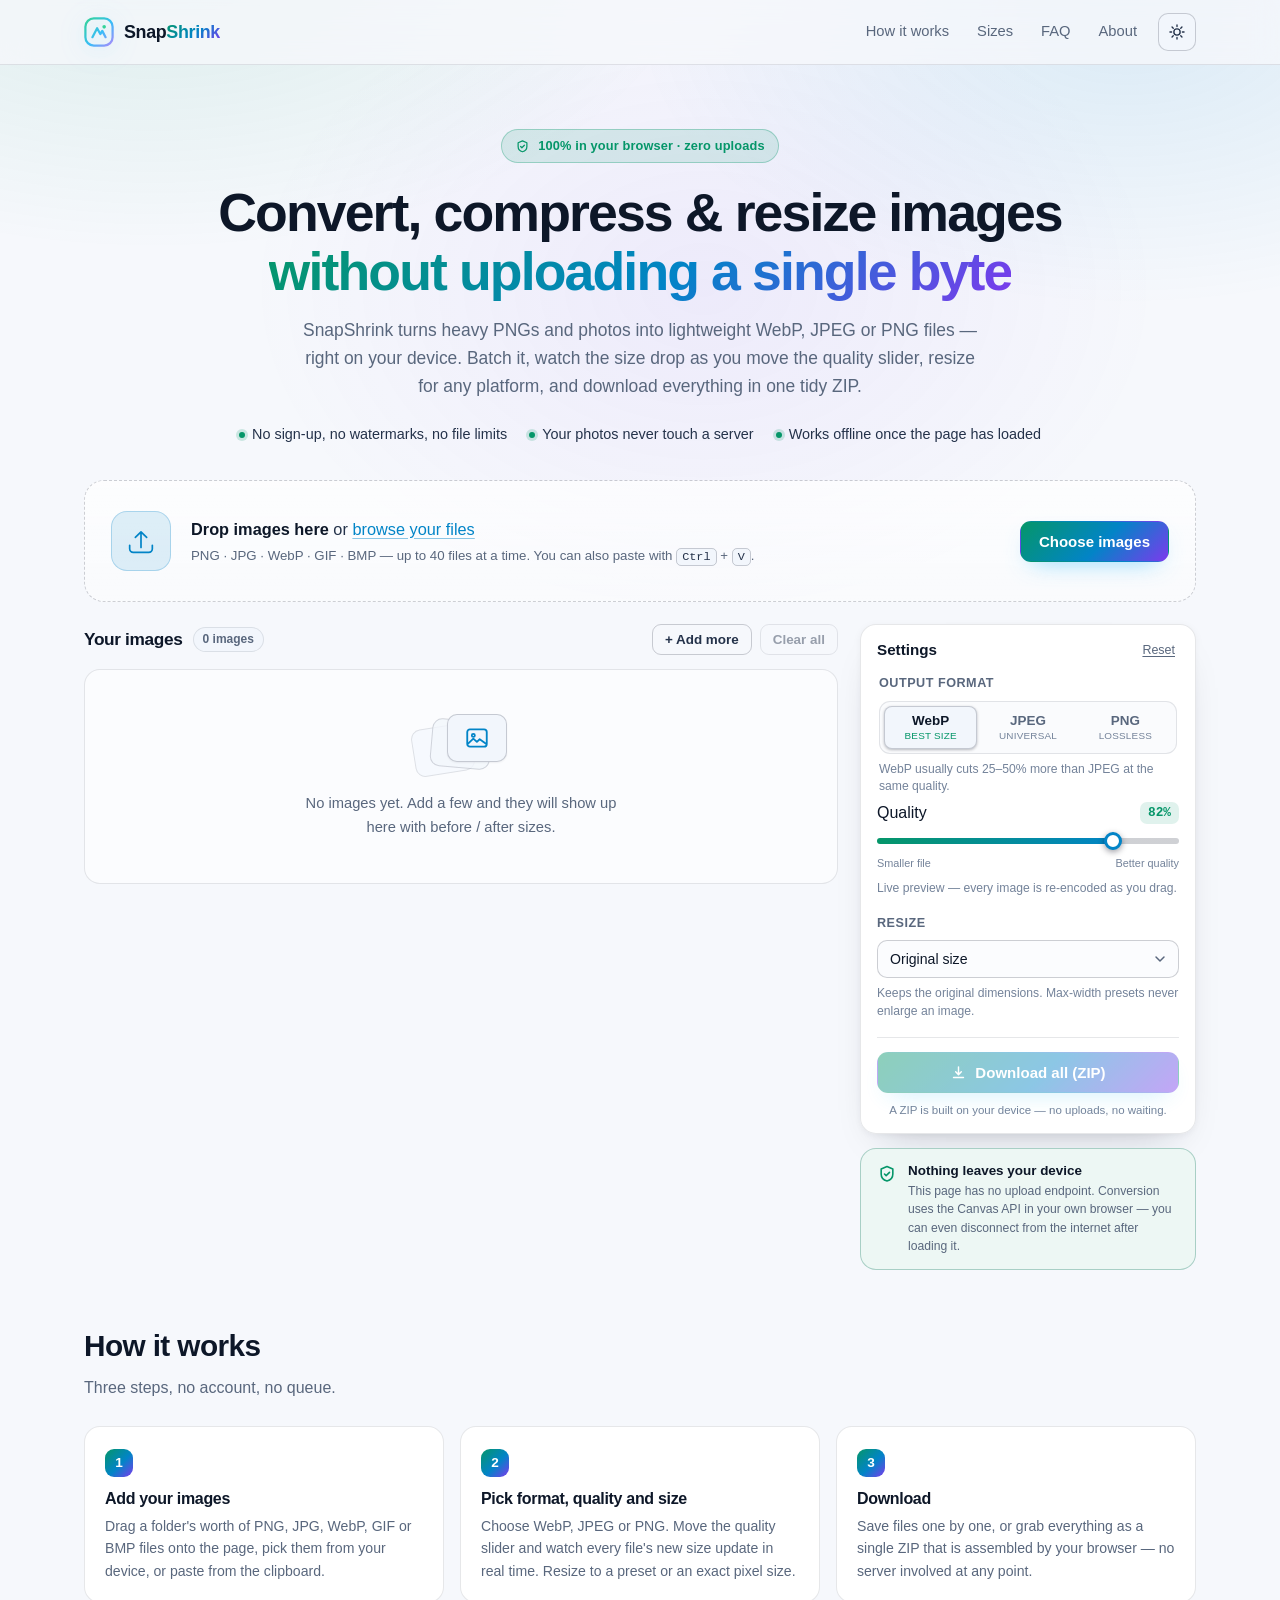
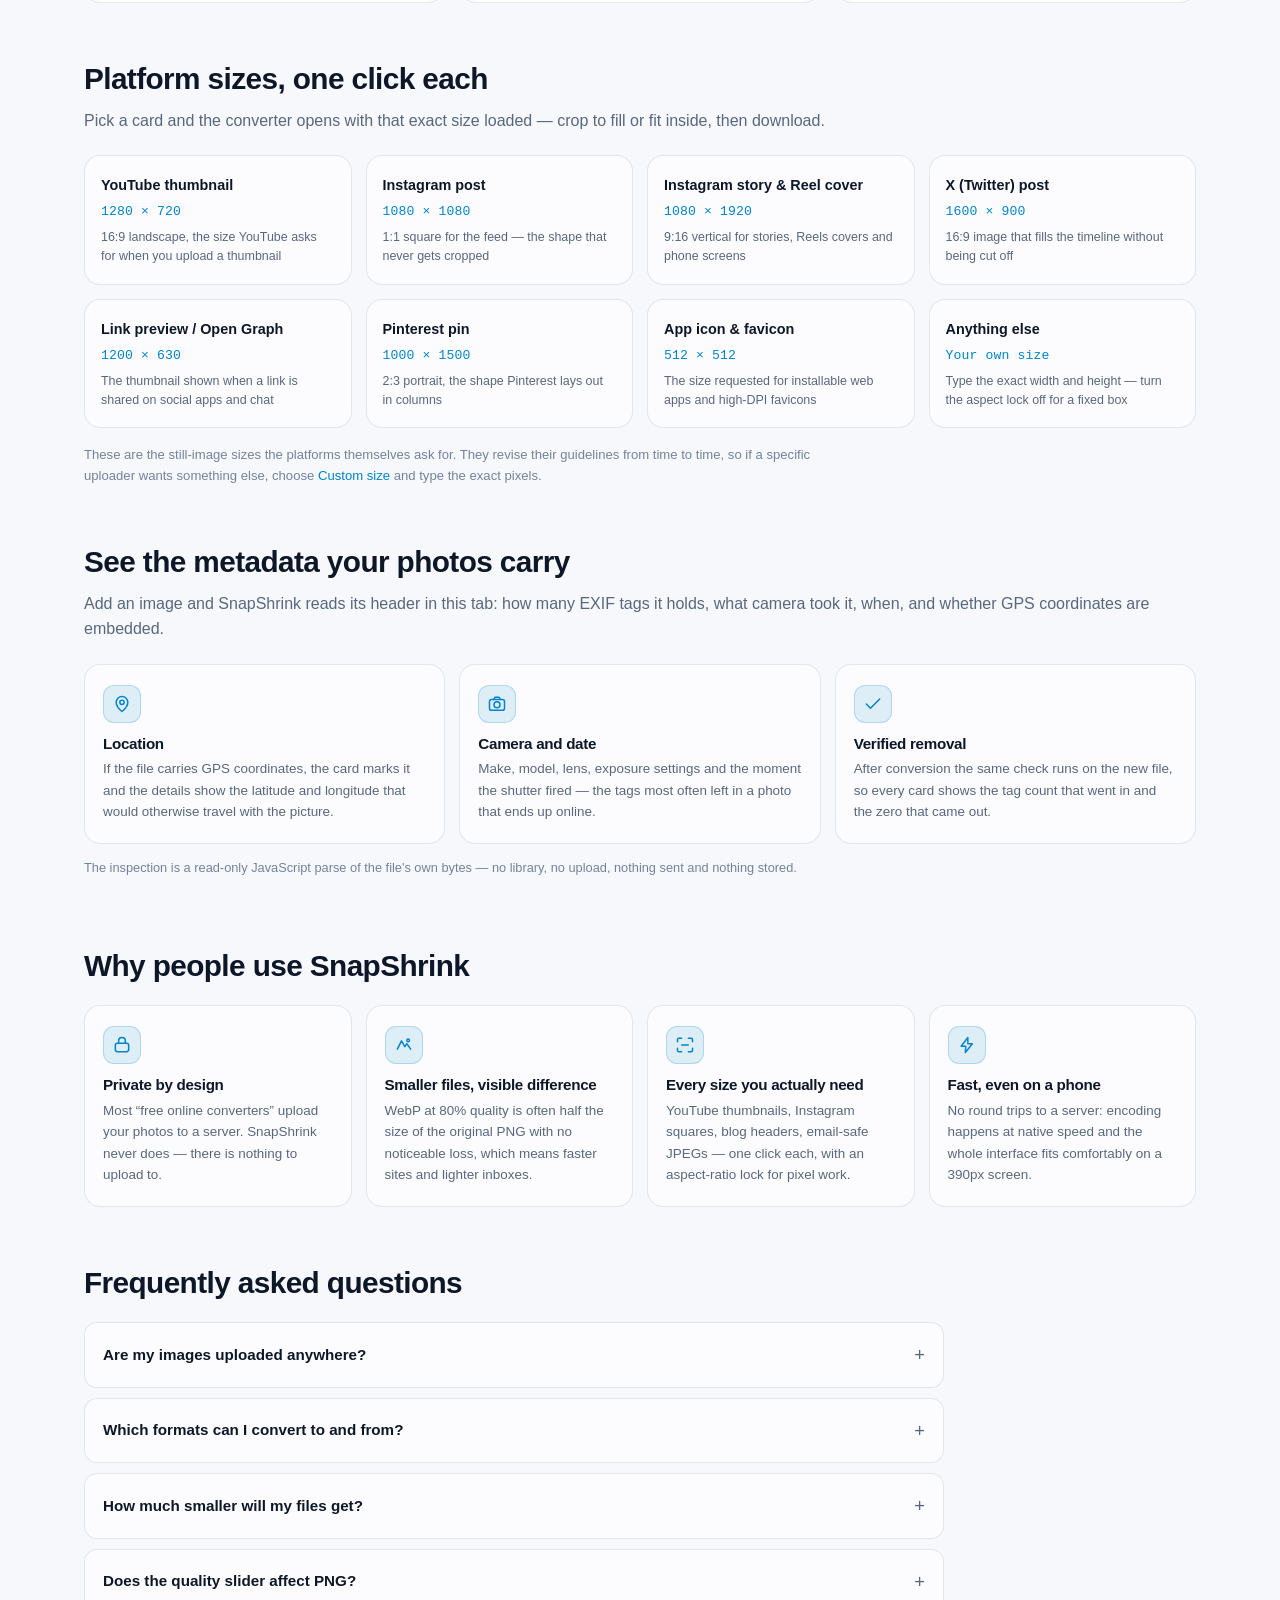
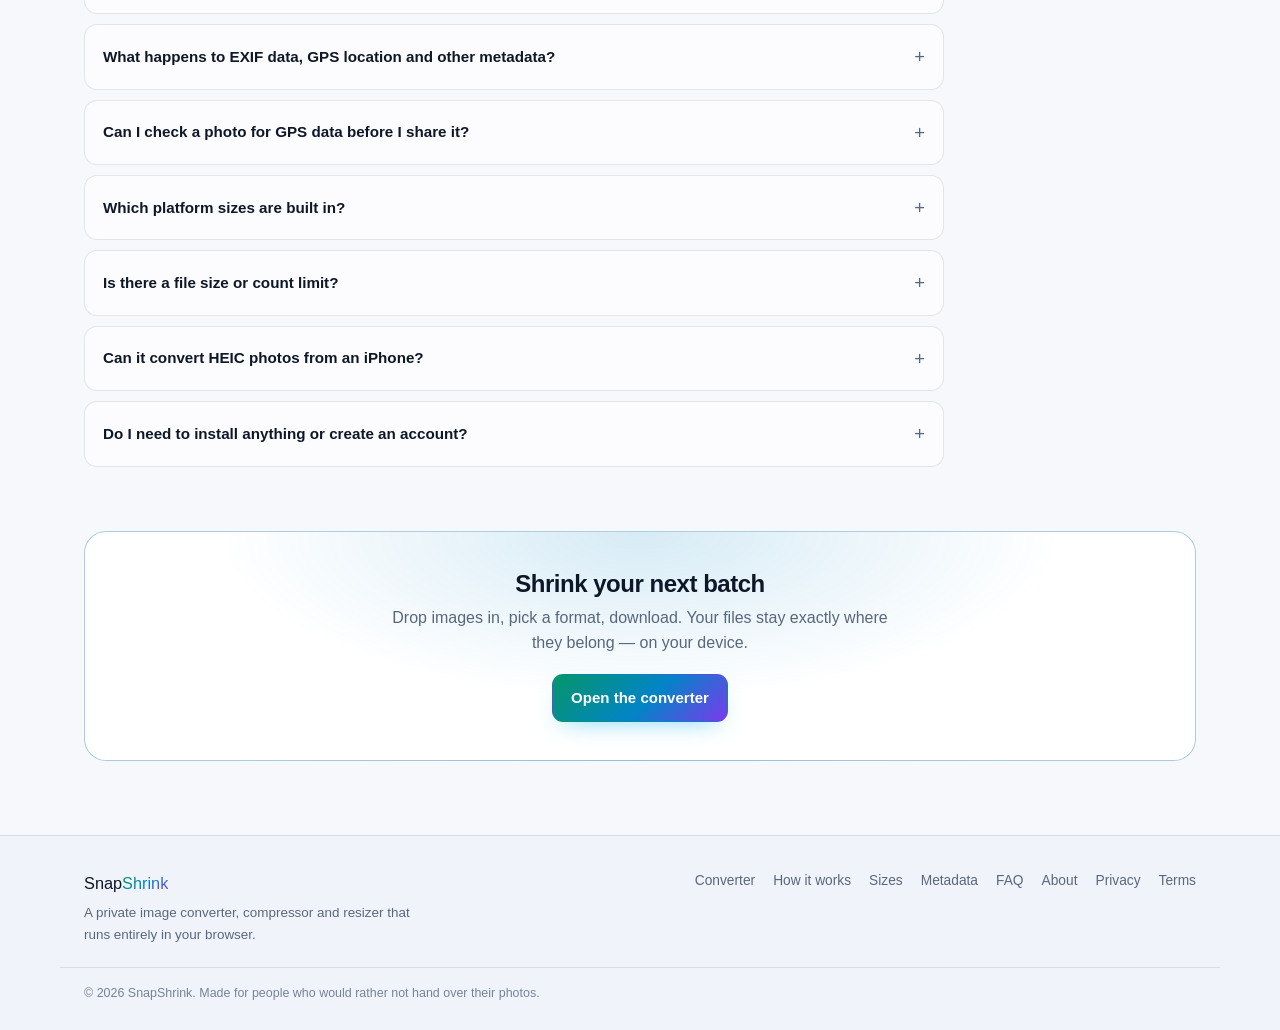
<file: index.html>
<!DOCTYPE html>
<html lang="en" data-theme="dark">
<head>
<meta charset="utf-8">
<meta name="viewport" content="width=device-width, initial-scale=1">
<title>SnapShrink — Convert, Compress &amp; Resize Images in Your Browser (100% Private)</title>
<meta name="description" content="Free online image converter, compressor and resizer. Convert PNG, JPG, WebP, GIF and BMP to WebP, JPEG or PNG, compress with a live quality slider, resize for Instagram, YouTube, X, Pinterest or a link preview, and see any EXIF or GPS metadata before it is stripped — 100% in your browser, zero uploads.">
<meta name="keywords" content="image converter, image compressor, resize image, png to webp, jpg to webp, compress image online, image resizer, private image converter, no upload, exif viewer, check gps data in photo, remove metadata from image, strip exif">
<meta name="author" content="SnapShrink">
<meta name="robots" content="index, follow, max-image-preview:large">
<link rel="canonical" href="https://lkj-droid.github.io/snapshrink/">

<meta property="og:type" content="website">
<meta property="og:site_name" content="SnapShrink">
<meta property="og:title" content="SnapShrink — Convert, Compress &amp; Resize Images Without Uploading Them">
<meta property="og:description" content="Batch convert PNG, JPG, WebP, GIF and BMP to WebP, JPEG or PNG. Live quality preview, quick resize presets and ZIP download. Everything runs locally in your browser — your files never leave your device.">
<meta property="og:url" content="https://lkj-droid.github.io/snapshrink/">
<meta property="og:image" content="https://lkj-droid.github.io/snapshrink/og-cover.png">
<meta property="og:image:width" content="1200">
<meta property="og:image:height" content="630">
<meta property="og:image:alt" content="SnapShrink: convert, compress and resize images without a single upload">
<meta property="og:locale" content="en_US">
<meta name="twitter:card" content="summary_large_image">
<meta name="twitter:title" content="SnapShrink — Private Image Converter &amp; Compressor">
<meta name="twitter:description" content="Convert, compress and resize images 100% in your browser. Zero uploads, no sign-up.">
<meta name="twitter:image" content="https://lkj-droid.github.io/snapshrink/og-cover.png">
<meta name="theme-color" content="#070c16">
<link rel="icon" href="favicon.svg" type="image/svg+xml">
<link rel="apple-touch-icon" href="favicon.svg">
<link rel="stylesheet" href="styles.css">

<script>
  (function () {
    try {
      var saved = localStorage.getItem('snapshrink-theme');
      if (saved === 'light' || saved === 'dark') {
        document.documentElement.setAttribute('data-theme', saved);
      } else if (window.matchMedia && window.matchMedia('(prefers-color-scheme: light)').matches) {
        document.documentElement.setAttribute('data-theme', 'light');
      }
    } catch (e) { /* storage may be blocked; default theme is fine */ }
  })();
</script>

<!-- Google AdSense: replace ca-pub-XXXXXXXXXXXXXXXX with your publisher ID and uncomment.
<script async src="https://pagead2.googlesyndication.com/pagead/js/adsbygoogle.js?client=ca-pub-XXXXXXXXXXXXXXXX" crossorigin="anonymous"></script>
-->

<script type="application/ld+json">
{
  "@context": "https://schema.org",
  "@type": "SoftwareApplication",
  "name": "SnapShrink",
  "applicationCategory": "MultimediaApplication",
  "operatingSystem": "Any (web browser)",
  "url": "https://lkj-droid.github.io/snapshrink/",
  "description": "A private, browser-based image converter, compressor and resizer. Converts PNG, JPG, WebP, GIF and BMP to WebP, JPEG or PNG and resizes for social media, entirely on the user's device.",
  "offers": { "@type": "Offer", "price": "0", "priceCurrency": "USD" },
  "featureList": [
    "Batch image conversion to WebP, JPEG and PNG",
    "Quality slider with live file size comparison",
    "Quick resize presets and custom dimensions",
    "Built-in platform sizes: YouTube thumbnail 1280×720, Instagram post and story, X post 1600×900, link preview 1200×630, Pinterest pin 1000×1500 and a 512×512 app icon",
    "Built-in EXIF and GPS metadata inspector that reports camera, date and location tags before you convert",
    "EXIF, GPS and XMP metadata is removed by the in-browser re-encode and the empty result is verified on each converted file",
    "Download all results as a ZIP archive",
    "No uploads — all processing happens in the browser"
  ]
}
</script>
</head>
<body>
<a class="skip-link" href="#tool">Skip to the converter</a>

<header class="site-header">
  <div class="wrap header-inner">
    <a class="brand" href="./" aria-label="SnapShrink home">
      <span class="brand-mark" aria-hidden="true">
        <svg viewBox="0 0 32 32" width="30" height="30" fill="none">
          <rect x="1.5" y="1.5" width="29" height="29" rx="9" stroke="url(#g1)" stroke-width="2.4"/>
          <path d="M9 21.5 14 12l3.4 6.2 2.1-3.4 3.5 6.7" stroke="url(#g1)" stroke-width="2.4" stroke-linecap="round" stroke-linejoin="round"/>
          <circle cx="21.5" cy="10.5" r="1.9" fill="#34d399"/>
          <defs><linearGradient id="g1" x1="2" y1="2" x2="30" y2="30" gradientUnits="userSpaceOnUse">
            <stop stop-color="#34d399"/><stop offset=".55" stop-color="#38bdf8"/><stop offset="1" stop-color="#a78bfa"/>
          </linearGradient></defs>
        </svg>
      </span>
      <span class="brand-text">Snap<span>Shrink</span></span>
    </a>
    <nav class="site-nav" aria-label="Site">
      <a href="#how">How it works</a>
      <a href="#sizes">Sizes</a>
      <a href="#faq">FAQ</a>
      <a href="about.html">About</a>
      <button id="themeToggle" class="theme-toggle" type="button" aria-label="Switch to light theme" title="Switch theme">
        <svg class="icon-sun" viewBox="0 0 24 24" width="18" height="18" aria-hidden="true" fill="none" stroke="currentColor" stroke-width="1.8" stroke-linecap="round">
          <circle cx="12" cy="12" r="4.2"/><path d="M12 2.6v2.2M12 19.2v2.2M2.6 12h2.2M19.2 12h2.2M5.4 5.4l1.6 1.6M17 17l1.6 1.6M18.6 5.4 17 7M7 17l-1.6 1.6"/>
        </svg>
        <svg class="icon-moon" viewBox="0 0 24 24" width="18" height="18" aria-hidden="true" fill="none" stroke="currentColor" stroke-width="1.8" stroke-linecap="round" stroke-linejoin="round">
          <path d="M20.5 14.6A8.6 8.6 0 1 1 9.4 3.5a6.9 6.9 0 0 0 11.1 11.1Z"/>
        </svg>
      </button>
    </nav>
  </div>
</header>

<main>
  <section class="hero wrap">
    <div class="hero-badge">
      <svg viewBox="0 0 24 24" width="15" height="15" aria-hidden="true" fill="none" stroke="currentColor" stroke-width="2" stroke-linecap="round" stroke-linejoin="round"><path d="M12 3l7 3v6c0 4.2-2.9 7.4-7 8.4C7.9 19.4 5 16.2 5 12V6l7-3Z"/><path d="m9 12 2 2 4-4"/></svg>
      100% in your browser · zero uploads
    </div>
    <h1>Convert, compress &amp; resize images<br class="br-lg"> <span class="grad-text">without uploading a single byte</span></h1>
    <p class="hero-sub">
      SnapShrink turns heavy PNGs and photos into lightweight WebP, JPEG or PNG files — right on your device.
      Batch it, watch the size drop as you move the quality slider, resize for any platform, and download everything in one tidy ZIP.
    </p>
    <ul class="hero-points">
      <li>No sign-up, no watermarks, no file limits</li>
      <li>Your photos never touch a server</li>
      <li>Works offline once the page has loaded</li>
    </ul>
  </section>

  <section class="wrap" id="tool" aria-labelledby="toolTitle">
    <h2 class="sr-only" id="toolTitle">Image converter and compressor</h2>

    <div class="dropzone" id="dropzone" tabindex="0" role="button" aria-label="Add images by dropping them here or pressing enter to browse">
      <input type="file" id="fileInput" accept="image/png,image/jpeg,image/webp,image/gif,image/bmp,.png,.jpg,.jpeg,.webp,.gif,.bmp" multiple hidden>
      <div class="dz-inner">
        <div class="dz-icon" aria-hidden="true">
          <svg viewBox="0 0 48 48" width="34" height="34" fill="none" stroke="currentColor" stroke-width="2.4" stroke-linecap="round" stroke-linejoin="round">
            <path d="M24 33V11m0 0-8 8m8-8 8 8"/><path d="M8 30v5a5 5 0 0 0 5 5h22a5 5 0 0 0 5-5v-5"/>
          </svg>
        </div>
        <div class="dz-copy">
          <p class="dz-title"><strong>Drop images here</strong><span class="dz-more"> or <span class="dz-link">browse your files</span></span></p>
          <p class="dz-hint">PNG · JPG · WebP · GIF · BMP — up to 40 files at a time. You can also paste with <kbd>Ctrl</kbd>&nbsp;+&nbsp;<kbd>V</kbd>.</p>
        </div>
        <button class="btn btn-primary dz-btn" id="browseBtn" type="button">Choose images</button>
      </div>
    </div>

    <div class="workbench" id="workbench">
      <div class="results" id="resultsPane">
        <div class="results-head">
          <div class="results-title">
            <h2>Your images</h2>
            <span class="pill" id="countPill">0 images</span>
          </div>
          <div class="results-actions">
            <button class="btn btn-ghost btn-sm" id="addMoreBtn" type="button">+ Add more</button>
            <button class="btn btn-ghost btn-sm" id="clearAll" type="button" disabled>Clear all</button>
          </div>
        </div>

        <div class="summary" id="summary" hidden>
          <div class="summary-stats">
            <div class="stat"><span class="stat-label">Original</span><span class="stat-value" id="sumBefore">—</span></div>
            <div class="stat-arrow" aria-hidden="true">→</div>
            <div class="stat"><span class="stat-label">New size</span><span class="stat-value" id="sumAfter">—</span></div>
            <div class="stat"><span class="stat-label">Saved</span><span class="stat-value stat-save" id="sumSaved">—</span></div>
            <p class="summary-meta" id="sumMeta" hidden></p>
          </div>
          <button class="btn btn-primary" id="downloadAllTop" type="button">
            <svg viewBox="0 0 24 24" width="17" height="17" aria-hidden="true" fill="none" stroke="currentColor" stroke-width="2" stroke-linecap="round" stroke-linejoin="round"><path d="M12 4v11m0 0 4-4m-4 4-4-4"/><path d="M5 19h14"/></svg>
            Download all (ZIP)
          </button>
        </div>

        <div class="empty" id="emptyState">
          <div class="empty-art" aria-hidden="true">
            <div class="empty-card c1"></div>
            <div class="empty-card c2"></div>
            <div class="empty-card c3">
              <svg viewBox="0 0 24 24" width="26" height="26" fill="none" stroke="currentColor" stroke-width="1.7" stroke-linecap="round" stroke-linejoin="round"><rect x="3" y="4" width="18" height="16" rx="2.5"/><circle cx="8.6" cy="9.6" r="1.4"/><path d="m4 17 4.6-4.4 3.3 3 2.6-2.4L20 17"/></svg>
            </div>
          </div>
          <p>No images yet. Add a few and they will show up here with before / after sizes.</p>
        </div>

        <div class="cards" id="cards" aria-live="polite"></div>
      </div>

      <aside class="settings" id="settings" aria-label="Conversion settings">
        <div class="panel">
          <div class="panel-head">
            <h2>Settings</h2>
            <button class="link-btn" id="resetSettings" type="button">Reset</button>
          </div>

          <fieldset class="field">
            <legend>Output format</legend>
            <div class="seg" role="radiogroup" aria-label="Output format">
              <label class="seg-item">
                <input type="radio" name="format" value="webp" checked>
                <span>WebP<em>best size</em></span>
              </label>
              <label class="seg-item">
                <input type="radio" name="format" value="jpeg">
                <span>JPEG<em>universal</em></span>
              </label>
              <label class="seg-item">
                <input type="radio" name="format" value="png">
                <span>PNG<em>lossless</em></span>
              </label>
            </div>
            <p class="field-note" id="formatNote">WebP usually cuts 25–50% more than JPEG at the same quality.</p>
          </fieldset>

          <div class="field" id="qualityField">
            <div class="label-row">
              <label for="quality">Quality</label>
              <output class="quality-out" id="qualityOut" for="quality">82%</output>
            </div>
            <input type="range" id="quality" min="10" max="100" step="1" value="82" aria-describedby="qualityNote">
            <div class="range-scale" aria-hidden="true"><span>Smaller file</span><span>Better quality</span></div>
            <p class="field-note" id="qualityNote">Live preview — every image is re-encoded as you drag.</p>
          </div>

          <div class="field">
            <label for="preset">Resize</label>
            <div class="select-wrap">
              <select id="preset">
                <optgroup label="Size rules">
                  <option value="original">Original size</option>
                  <option value="max1920">Max width · 1920px</option>
                  <option value="max1080">Max width · 1080px</option>
                </optgroup>
                <optgroup label="Platform sizes">
                  <option value="yt">YouTube thumbnail · 1280×720</option>
                  <option value="square">Instagram post · 1080×1080</option>
                  <option value="story">Instagram story · 1080×1920</option>
                  <option value="xpost">X post · 1600×900</option>
                  <option value="og">Link preview (OG) · 1200×630</option>
                  <option value="pin">Pinterest pin · 1000×1500</option>
                  <option value="icon">App icon · 512×512</option>
                </optgroup>
                <optgroup label="Exact size">
                  <option value="custom">Custom size…</option>
                </optgroup>
              </select>
              <svg class="select-caret" viewBox="0 0 24 24" width="16" height="16" aria-hidden="true" fill="none" stroke="currentColor" stroke-width="2.2" stroke-linecap="round" stroke-linejoin="round"><path d="m6 9 6 6 6-6"/></svg>
            </div>
            <p class="field-note" id="presetNote">Keeps the original dimensions. Images are never upscaled by presets.</p>
          </div>

          <div class="field custom" id="customRow" hidden>
            <div class="size-inputs">
              <label class="size-field">
                <span>Width</span>
                <input type="number" id="customW" min="1" max="16384" step="1" value="1280" inputmode="numeric">
              </label>
              <span class="times" aria-hidden="true">×</span>
              <label class="size-field">
                <span>Height</span>
                <input type="number" id="customH" min="1" max="16384" step="1" value="720" inputmode="numeric">
              </label>
            </div>
            <label class="check">
              <input type="checkbox" id="lockAspect" checked>
              <span>Lock aspect ratio (height follows each image)</span>
            </label>
          </div>

          <div class="field" id="modeRow" hidden>
            <span class="pseudo-label">Fit</span>
            <div class="seg seg-2" role="radiogroup" aria-label="Resize fit mode">
              <label class="seg-item">
                <input type="radio" name="fitmode" value="fill" checked>
                <span>Crop to fill</span>
              </label>
              <label class="seg-item">
                <input type="radio" name="fitmode" value="fit">
                <span>Fit inside</span>
              </label>
            </div>
          </div>

          <div class="field" id="bgRow" hidden>
            <div class="label-row">
              <label for="bgColor">Background</label>
              <span class="field-note inline" id="bgNote">Used where the image has transparency.</span>
            </div>
            <input type="color" id="bgColor" value="#ffffff">
          </div>

          <div class="panel-foot">
            <button class="btn btn-primary btn-block" id="downloadAll" type="button" disabled>
              <svg viewBox="0 0 24 24" width="17" height="17" aria-hidden="true" fill="none" stroke="currentColor" stroke-width="2" stroke-linecap="round" stroke-linejoin="round"><path d="M12 4v11m0 0 4-4m-4 4-4-4"/><path d="M5 19h14"/></svg>
              Download all (ZIP)
            </button>
            <p class="mini-note" id="zipNote">A ZIP is built on your device — no uploads, no waiting.</p>
          </div>
        </div>

        <div class="panel privacy-card">
          <div class="privacy-icon" aria-hidden="true">
            <svg viewBox="0 0 24 24" width="20" height="20" fill="none" stroke="currentColor" stroke-width="1.9" stroke-linecap="round" stroke-linejoin="round"><path d="M12 3l7 3v6c0 4.2-2.9 7.4-7 8.4C7.9 19.4 5 16.2 5 12V6l7-3Z"/><path d="m9 12 2 2 4-4"/></svg>
          </div>
          <div>
            <h3>Nothing leaves your device</h3>
            <p>This page has no upload endpoint. Conversion uses the Canvas API in your own browser — you can even disconnect from the internet after loading it.</p>
          </div>
        </div>
      </aside>
    </div>
  </section>

  <section class="wrap section" id="how">
    <h2>How it works</h2>
    <p class="section-lede">Three steps, no account, no queue.</p>
    <ol class="steps">
      <li>
        <span class="step-num">1</span>
        <h3>Add your images</h3>
        <p>Drag a folder's worth of PNG, JPG, WebP, GIF or BMP files onto the page, pick them from your device, or paste from the clipboard.</p>
      </li>
      <li>
        <span class="step-num">2</span>
        <h3>Pick format, quality and size</h3>
        <p>Choose WebP, JPEG or PNG. Move the quality slider and watch every file's new size update in real time. Resize to a preset or an exact pixel size.</p>
      </li>
      <li>
        <span class="step-num">3</span>
        <h3>Download</h3>
        <p>Save files one by one, or grab everything as a single ZIP that is assembled by your browser — no server involved at any point.</p>
      </li>
    </ol>
  </section>

  <section class="wrap section" id="sizes">
    <h2>Platform sizes, one click each</h2>
    <p class="section-lede">Pick a card and the converter opens with that exact size loaded — crop to fill or fit inside, then download.</p>
    <div class="sizes">
      <button class="size-card" type="button" data-preset="yt" aria-pressed="false">
        <span class="size-name">YouTube thumbnail</span>
        <span class="size-dims">1280 × 720</span>
        <span class="size-note">16:9 landscape, the size YouTube asks for when you upload a thumbnail</span>
      </button>
      <button class="size-card" type="button" data-preset="square" aria-pressed="false">
        <span class="size-name">Instagram post</span>
        <span class="size-dims">1080 × 1080</span>
        <span class="size-note">1:1 square for the feed — the shape that never gets cropped</span>
      </button>
      <button class="size-card" type="button" data-preset="story" aria-pressed="false">
        <span class="size-name">Instagram story &amp; Reel cover</span>
        <span class="size-dims">1080 × 1920</span>
        <span class="size-note">9:16 vertical for stories, Reels covers and phone screens</span>
      </button>
      <button class="size-card" type="button" data-preset="xpost" aria-pressed="false">
        <span class="size-name">X (Twitter) post</span>
        <span class="size-dims">1600 × 900</span>
        <span class="size-note">16:9 image that fills the timeline without being cut off</span>
      </button>
      <button class="size-card" type="button" data-preset="og" aria-pressed="false">
        <span class="size-name">Link preview / Open Graph</span>
        <span class="size-dims">1200 × 630</span>
        <span class="size-note">The thumbnail shown when a link is shared on social apps and chat</span>
      </button>
      <button class="size-card" type="button" data-preset="pin" aria-pressed="false">
        <span class="size-name">Pinterest pin</span>
        <span class="size-dims">1000 × 1500</span>
        <span class="size-note">2:3 portrait, the shape Pinterest lays out in columns</span>
      </button>
      <button class="size-card" type="button" data-preset="icon" aria-pressed="false">
        <span class="size-name">App icon &amp; favicon</span>
        <span class="size-dims">512 × 512</span>
        <span class="size-note">The size requested for installable web apps and high-DPI favicons</span>
      </button>
      <button class="size-card" type="button" data-preset="custom" aria-pressed="false">
        <span class="size-name">Anything else</span>
        <span class="size-dims">Your own size</span>
        <span class="size-note">Type the exact width and height — turn the aspect lock off for a fixed box</span>
      </button>
    </div>
    <p class="sizes-foot">
      These are the still-image sizes the platforms themselves ask for. They revise their guidelines from time to time, so
      if a specific uploader wants something else, choose <a href="#tool">Custom size</a> and type the exact pixels.
    </p>
  </section>

  <section class="wrap section" id="metadata">
    <h2>See the metadata your photos carry</h2>
    <p class="section-lede">Add an image and SnapShrink reads its header in this tab: how many EXIF tags it holds, what camera took it, when, and whether GPS coordinates are embedded.</p>
    <div class="metafacts">
      <article class="feature">
        <div class="feature-icon" aria-hidden="true"><svg viewBox="0 0 24 24" width="20" height="20" fill="none" stroke="currentColor" stroke-width="1.8" stroke-linecap="round" stroke-linejoin="round"><path d="M12 21s7-5.5 7-11a7 7 0 1 0-14 0c0 5.5 7 11 7 11Z"/><circle cx="12" cy="10" r="2.6"/></svg></div>
        <h3>Location</h3>
        <p>If the file carries GPS coordinates, the card marks it and the details show the latitude and longitude that would otherwise travel with the picture.</p>
      </article>
      <article class="feature">
        <div class="feature-icon" aria-hidden="true"><svg viewBox="0 0 24 24" width="20" height="20" fill="none" stroke="currentColor" stroke-width="1.8" stroke-linecap="round" stroke-linejoin="round"><rect x="3" y="6.5" width="18" height="13" rx="2.5"/><circle cx="12" cy="13" r="3.6"/><path d="M8 6.5 9.5 4h5L16 6.5"/></svg></div>
        <h3>Camera and date</h3>
        <p>Make, model, lens, exposure settings and the moment the shutter fired — the tags most often left in a photo that ends up online.</p>
      </article>
      <article class="feature">
        <div class="feature-icon" aria-hidden="true"><svg viewBox="0 0 24 24" width="20" height="20" fill="none" stroke="currentColor" stroke-width="1.8" stroke-linecap="round" stroke-linejoin="round"><path d="M20 6 9 17l-5-5"/></svg></div>
        <h3>Verified removal</h3>
        <p>After conversion the same check runs on the new file, so every card shows the tag count that went in and the zero that came out.</p>
      </article>
    </div>
    <p class="metafacts-foot">The inspection is a read-only JavaScript parse of the file's own bytes — no library, no upload, nothing sent and nothing stored.</p>
  </section>

  <section class="wrap section">
    <h2>Why people use SnapShrink</h2>
    <div class="features">
      <article class="feature">
        <div class="feature-icon" aria-hidden="true"><svg viewBox="0 0 24 24" width="20" height="20" fill="none" stroke="currentColor" stroke-width="1.8" stroke-linecap="round" stroke-linejoin="round"><rect x="4" y="10" width="16" height="10" rx="2.5"/><path d="M8 10V7a4 4 0 0 1 8 0v3"/></svg></div>
        <h3>Private by design</h3>
        <p>Most “free online converters” upload your photos to a server. SnapShrink never does — there is nothing to upload to.</p>
      </article>
      <article class="feature">
        <div class="feature-icon" aria-hidden="true"><svg viewBox="0 0 24 24" width="20" height="20" fill="none" stroke="currentColor" stroke-width="1.8" stroke-linecap="round" stroke-linejoin="round"><path d="M4 17 9 7l4 7 2.4-3.6L20 17"/><circle cx="17" cy="6.5" r="1.6"/></svg></div>
        <h3>Smaller files, visible difference</h3>
        <p>WebP at 80% quality is often half the size of the original PNG with no noticeable loss, which means faster sites and lighter inboxes.</p>
      </article>
      <article class="feature">
        <div class="feature-icon" aria-hidden="true"><svg viewBox="0 0 24 24" width="20" height="20" fill="none" stroke="currentColor" stroke-width="1.8" stroke-linecap="round" stroke-linejoin="round"><path d="M3 8V5.5A1.5 1.5 0 0 1 4.5 4H8M16 4h3.5A1.5 1.5 0 0 1 21 5.5V8M21 16v2.5A1.5 1.5 0 0 1 19.5 20H16M8 20H4.5A1.5 1.5 0 0 1 3 18.5V16"/><path d="M8 12h8"/></svg></div>
        <h3>Every size you actually need</h3>
        <p>YouTube thumbnails, Instagram squares, blog headers, email-safe JPEGs — one click each, with an aspect-ratio lock for pixel work.</p>
      </article>
      <article class="feature">
        <div class="feature-icon" aria-hidden="true"><svg viewBox="0 0 24 24" width="20" height="20" fill="none" stroke="currentColor" stroke-width="1.8" stroke-linecap="round" stroke-linejoin="round"><path d="M13 3 5 13.5h5.5L10 21l8.5-10.5H13L13 3Z"/></svg></div>
        <h3>Fast, even on a phone</h3>
        <p>No round trips to a server: encoding happens at native speed and the whole interface fits comfortably on a 390px screen.</p>
      </article>
    </div>
  </section>

  <section class="wrap section" id="faq">
    <h2>Frequently asked questions</h2>
    <div class="faq">
      <details>
        <summary>Are my images uploaded anywhere?</summary>
        <p>No. SnapShrink is a static page. All decoding, resizing and re-encoding happens in your browser using the HTML5 Canvas API, and the ZIP archive is assembled in JavaScript on your device. You can open your browser's network panel and watch: no request carries your image data.</p>
      </details>
      <details>
        <summary>Which formats can I convert to and from?</summary>
        <p>Input: PNG, JPEG, WebP, GIF and BMP. Output: WebP, JPEG and PNG. Animated GIFs and animated WebP files are converted using their first frame, because canvas encoding produces still images.</p>
      </details>
      <details>
        <summary>How much smaller will my files get?</summary>
        <p>It depends on the source. A screenshot saved as PNG typically drops 60–90% when converted to WebP at 80% quality. A JPEG that is already compressed may only shrink 20–40%, or even grow if you pick a very high quality — SnapShrink flags that per image so you can lower the quality or keep the original.</p>
      </details>
      <details>
        <summary>Does the quality slider affect PNG?</summary>
        <p>No. PNG is a lossless format, so the slider is disabled when PNG is selected. Its gains come from resizing and from removing metadata, which canvas re-encoding always does.</p>
      </details>
      <details>
        <summary>What happens to EXIF data, GPS location and other metadata?</summary>
        <p>SnapShrink reads it first and removes it on conversion. As soon as a file is added, the card reports how many EXIF tags it contains, the camera and date, and whether GPS coordinates are embedded — expand the note to see the values. Re-encoding through canvas keeps only the pixels, so the converted file has none of it, and SnapShrink checks the result to confirm. The trade-off is that camera settings and rotation tags are not carried over; SnapShrink applies the correct orientation to the pixels before saving.</p>
      </details>
      <details>
        <summary>Can I check a photo for GPS data before I share it?</summary>
        <p>Yes. Pick the file and its header is parsed in your browser, before anything is converted: the card shows the EXIF tag count and a GPS location badge, and the details list the coordinates, camera model and capture date inside the file. Convert it and the same check runs again on the output, so you can see the tags drop to zero instead of taking it on trust.</p>
      </details>
      <details>
        <summary>Which platform sizes are built in?</summary>
        <p>YouTube thumbnail 1280×720, Instagram post 1080×1080, Instagram story and Reel cover 1080×1920, X post 1600×900, link preview (Open Graph) 1200×630, Pinterest pin 1000×1500 and app icon 512×512. Each one crops to fill or fits the image inside with a background colour, and anything else can be typed into Custom size.</p>
      </details>
      <details>
        <summary>Is there a file size or count limit?</summary>
        <p>There is no server limit, but your device's memory is the real ceiling. 40 images per batch is a comfortable number on a phone; very large images (above roughly 40 megapixels) may be rejected by the browser's canvas.</p>
      </details>
      <details>
        <summary>Can it convert HEIC photos from an iPhone?</summary>
        <p>Not directly — browsers do not decode HEIC in canvas. On iOS, choose “Most Compatible” in Settings → Camera → Formats, or export the photo as JPEG from the Photos app first.</p>
      </details>
      <details>
        <summary>Do I need to install anything or create an account?</summary>
        <p>No. The tool is free, needs no sign-up, adds no watermark, and can be saved for offline use (in Chrome: menu → Cast, save and share → Install page as app).</p>
      </details>
    </div>
  </section>

  <section class="wrap cta">
    <div class="cta-inner">
      <h2>Shrink your next batch</h2>
      <p>Drop images in, pick a format, download. Your files stay exactly where they belong — on your device.</p>
      <a class="btn btn-primary" href="#tool">Open the converter</a>
    </div>
  </section>
</main>

<footer class="site-footer">
  <div class="wrap footer-inner">
    <div class="footer-brand">
      <span class="brand-text small">Snap<span>Shrink</span></span>
      <p>A private image converter, compressor and resizer that runs entirely in your browser.</p>
    </div>
    <nav class="footer-nav" aria-label="Footer">
      <a href="#tool">Converter</a>
      <a href="#how">How it works</a>
      <a href="#sizes">Sizes</a>
      <a href="#metadata">Metadata</a>
      <a href="#faq">FAQ</a>
      <a href="about.html">About</a>
      <a href="privacy.html">Privacy</a>
      <a href="terms.html">Terms</a>
    </nav>
  </div>
  <div class="wrap footer-bottom">
    <p>© <span id="year">2025</span> SnapShrink. Made for people who would rather not hand over their photos.</p>
  </div>
</footer>

<div class="toast" id="toast" role="status" aria-live="polite"></div>
<div class="sr-only" id="srStatus" role="status" aria-live="polite"></div>

<script src="app.js" defer></script>

<script type="application/ld+json">
{
  "@context": "https://schema.org",
  "@type": "FAQPage",
  "mainEntity": [
    {
      "@type": "Question",
      "name": "Are my images uploaded anywhere?",
      "acceptedAnswer": { "@type": "Answer", "text": "No. SnapShrink is a static page. All decoding, resizing and re-encoding happens in your browser using the HTML5 Canvas API, and the ZIP archive is assembled in JavaScript on your device." }
    },
    {
      "@type": "Question",
      "name": "Which formats can I convert to and from?",
      "acceptedAnswer": { "@type": "Answer", "text": "Input: PNG, JPEG, WebP, GIF and BMP. Output: WebP, JPEG and PNG. Animated GIFs and animated WebP files are converted using their first frame." }
    },
    {
      "@type": "Question",
      "name": "How much smaller will my files get?",
      "acceptedAnswer": { "@type": "Answer", "text": "A screenshot saved as PNG typically drops 60-90% when converted to WebP at 80% quality. An already-compressed JPEG may shrink 20-40%, or grow if you pick a very high quality. SnapShrink flags each image's result." }
    },
    {
      "@type": "Question",
      "name": "Does the quality slider affect PNG?",
      "acceptedAnswer": { "@type": "Answer", "text": "No. PNG is lossless, so the slider is disabled when PNG is selected. Its gains come from resizing and removing metadata." }
    },
    {
      "@type": "Question",
      "name": "What happens to EXIF data, GPS location and other metadata?",
      "acceptedAnswer": { "@type": "Answer", "text": "SnapShrink reads it first and removes it on conversion. Each card reports the EXIF tag count, the camera and date, and whether GPS coordinates are embedded, and the details show the values. Re-encoding through canvas keeps only the pixels, so the converted file carries none of it, and the result is checked to confirm." }
    },
    {
      "@type": "Question",
      "name": "Can I check a photo for GPS data before I share it?",
      "acceptedAnswer": { "@type": "Answer", "text": "Yes. The file header is parsed in your browser before conversion: the card shows the EXIF tag count and a GPS location badge, and the details list the coordinates, camera model and capture date. Converting runs the same check again, so the tag count dropping to zero is visible rather than assumed." }
    },
    {
      "@type": "Question",
      "name": "Which platform sizes are built in?",
      "acceptedAnswer": { "@type": "Answer", "text": "YouTube thumbnail 1280x720, Instagram post 1080x1080, Instagram story and Reel cover 1080x1920, X post 1600x900, link preview (Open Graph) 1200x630, Pinterest pin 1000x1500 and app icon 512x512. Anything else can be typed into Custom size." }
    },
    {
      "@type": "Question",
      "name": "Is there a file size or count limit?",
      "acceptedAnswer": { "@type": "Answer", "text": "There is no server limit, but your device's memory is the real ceiling. 40 images per batch is a comfortable number on a phone; very large images above roughly 40 megapixels may be rejected by the browser's canvas." }
    },
    {
      "@type": "Question",
      "name": "Do I need to install anything or create an account?",
      "acceptedAnswer": { "@type": "Answer", "text": "No. The tool is free, needs no sign-up and adds no watermark. It can also be saved for offline use from the browser's install menu." }
    },
    {
      "@type": "Question",
      "name": "Can it convert HEIC photos from an iPhone?",
      "acceptedAnswer": { "@type": "Answer", "text": "Not directly, because browsers do not decode HEIC in canvas. Export the photo as JPEG from the Photos app, or set the iPhone camera to Most Compatible, first." }
    }
  ]
}
</script>
</body>
</html>
</file>
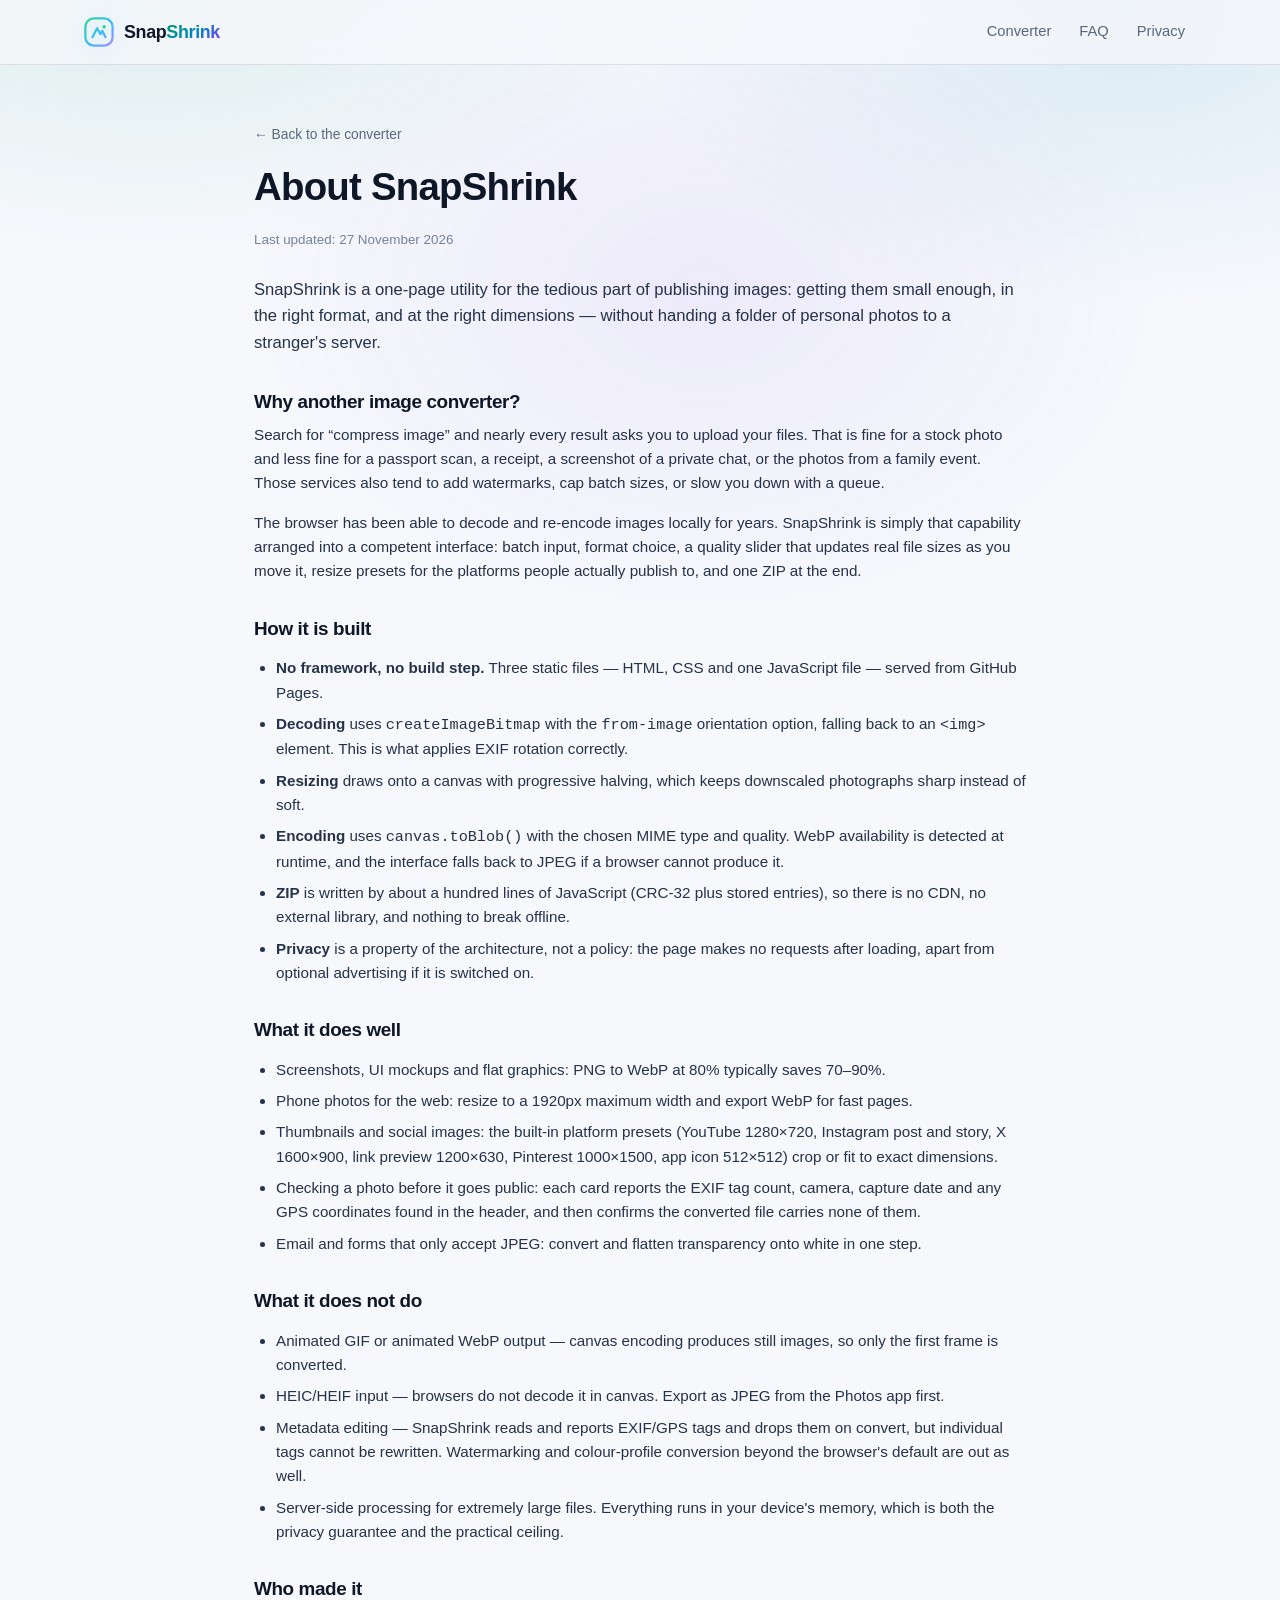
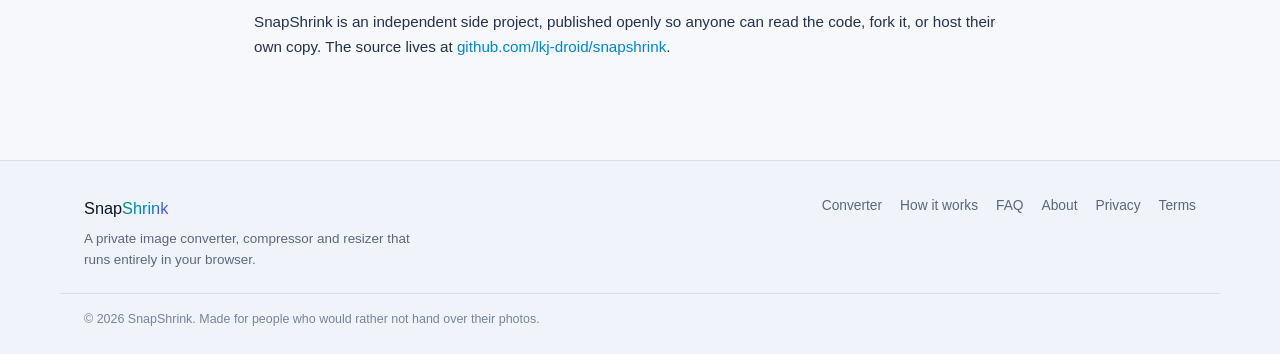
<file: about.html>
<!DOCTYPE html>
<html lang="en" data-theme="dark">
<head>
<meta charset="utf-8">
<meta name="viewport" content="width=device-width, initial-scale=1">
<title>About SnapShrink — a zero-upload image converter</title>
<meta name="description" content="Why SnapShrink exists, how the browser-based image pipeline works, and what the tool can and cannot do.">
<link rel="canonical" href="https://lkj-droid.github.io/snapshrink/about.html">
<meta name="robots" content="index, follow">
<meta name="theme-color" content="#070c16">
<meta property="og:type" content="website">
<meta property="og:title" content="About SnapShrink">
<meta property="og:description" content="A small, fast, completely private image converter that runs in your browser.">
<meta property="og:url" content="https://lkj-droid.github.io/snapshrink/about.html">
<link rel="icon" href="favicon.svg" type="image/svg+xml">
<link rel="stylesheet" href="styles.css">
<script>
  (function () {
    try {
      var saved = localStorage.getItem('snapshrink-theme');
      if (saved === 'light' || saved === 'dark') document.documentElement.setAttribute('data-theme', saved);
      else if (window.matchMedia && window.matchMedia('(prefers-color-scheme: light)').matches) document.documentElement.setAttribute('data-theme', 'light');
    } catch (e) {}
  })();
</script>
</head>
<body>
<header class="site-header">
  <div class="wrap header-inner">
    <a class="brand" href="./" aria-label="SnapShrink home">
      <span class="brand-mark" aria-hidden="true">
        <svg viewBox="0 0 32 32" width="30" height="30" fill="none">
          <rect x="1.5" y="1.5" width="29" height="29" rx="9" stroke="url(#g1)" stroke-width="2.4"/>
          <path d="M9 21.5 14 12l3.4 6.2 2.1-3.4 3.5 6.7" stroke="url(#g1)" stroke-width="2.4" stroke-linecap="round" stroke-linejoin="round"/>
          <circle cx="21.5" cy="10.5" r="1.9" fill="#34d399"/>
          <defs><linearGradient id="g1" x1="2" y1="2" x2="30" y2="30" gradientUnits="userSpaceOnUse">
            <stop stop-color="#34d399"/><stop offset=".55" stop-color="#38bdf8"/><stop offset="1" stop-color="#a78bfa"/>
          </linearGradient></defs>
        </svg>
      </span>
      <span class="brand-text">Snap<span>Shrink</span></span>
    </a>
    <nav class="site-nav" aria-label="Site">
      <a href="index.html#tool">Converter</a>
      <a href="index.html#faq">FAQ</a>
      <a href="privacy.html">Privacy</a>
    </nav>
  </div>
</header>

<main class="page">
  <div class="wrap">
    <a class="back-link" href="./">← Back to the converter</a>
    <h1>About SnapShrink</h1>
    <p class="updated">Last updated: 27 November 2026</p>

    <p class="lede">SnapShrink is a one-page utility for the tedious part of publishing images: getting them small enough, in the right format, and at the right dimensions — without handing a folder of personal photos to a stranger's server.</p>

    <h2>Why another image converter?</h2>
    <p>Search for “compress image” and nearly every result asks you to upload your files. That is fine for a stock photo and less fine for a passport scan, a receipt, a screenshot of a private chat, or the photos from a family event. Those services also tend to add watermarks, cap batch sizes, or slow you down with a queue.</p>
    <p>The browser has been able to decode and re-encode images locally for years. SnapShrink is simply that capability arranged into a competent interface: batch input, format choice, a quality slider that updates real file sizes as you move it, resize presets for the platforms people actually publish to, and one ZIP at the end.</p>

    <h2>How it is built</h2>
    <ul>
      <li><strong>No framework, no build step.</strong> Three static files — HTML, CSS and one JavaScript file — served from GitHub Pages.</li>
      <li><strong>Decoding</strong> uses <code>createImageBitmap</code> with the <code>from-image</code> orientation option, falling back to an <code>&lt;img&gt;</code> element. This is what applies EXIF rotation correctly.</li>
      <li><strong>Resizing</strong> draws onto a canvas with progressive halving, which keeps downscaled photographs sharp instead of soft.</li>
      <li><strong>Encoding</strong> uses <code>canvas.toBlob()</code> with the chosen MIME type and quality. WebP availability is detected at runtime, and the interface falls back to JPEG if a browser cannot produce it.</li>
      <li><strong>ZIP</strong> is written by about a hundred lines of JavaScript (CRC-32 plus stored entries), so there is no CDN, no external library, and nothing to break offline.</li>
      <li><strong>Privacy</strong> is a property of the architecture, not a policy: the page makes no requests after loading, apart from optional advertising if it is switched on.</li>
    </ul>

    <h2>What it does well</h2>
    <ul>
      <li>Screenshots, UI mockups and flat graphics: PNG to WebP at 80% typically saves 70–90%.</li>
      <li>Phone photos for the web: resize to a 1920px maximum width and export WebP for fast pages.</li>
      <li>Thumbnails and social images: the built-in platform presets (YouTube 1280×720, Instagram post and story, X 1600×900, link preview 1200×630, Pinterest 1000×1500, app icon 512×512) crop or fit to exact dimensions.</li>
      <li>Checking a photo before it goes public: each card reports the EXIF tag count, camera, capture date and any GPS coordinates found in the header, and then confirms the converted file carries none of them.</li>
      <li>Email and forms that only accept JPEG: convert and flatten transparency onto white in one step.</li>
    </ul>

    <h2>What it does not do</h2>
    <ul>
      <li>Animated GIF or animated WebP output — canvas encoding produces still images, so only the first frame is converted.</li>
      <li>HEIC/HEIF input — browsers do not decode it in canvas. Export as JPEG from the Photos app first.</li>
      <li>Metadata editing — SnapShrink reads and reports EXIF/GPS tags and drops them on convert, but individual tags cannot be rewritten. Watermarking and colour-profile conversion beyond the browser's default are out as well.</li>
      <li>Server-side processing for extremely large files. Everything runs in your device's memory, which is both the privacy guarantee and the practical ceiling.</li>
    </ul>

    <h2>Who made it</h2>
    <p>SnapShrink is an independent side project, published openly so anyone can read the code, fork it, or host their own copy. The source lives at <a href="https://github.com/lkj-droid/snapshrink" rel="noopener" target="_blank">github.com/lkj-droid/snapshrink</a>.</p>
  </div>
</main>

<footer class="site-footer">
  <div class="wrap footer-inner">
    <div class="footer-brand">
      <span class="brand-text small">Snap<span>Shrink</span></span>
      <p>A private image converter, compressor and resizer that runs entirely in your browser.</p>
    </div>
    <nav class="footer-nav" aria-label="Footer">
      <a href="index.html#tool">Converter</a>
      <a href="index.html#how">How it works</a>
      <a href="index.html#faq">FAQ</a>
      <a href="about.html">About</a>
      <a href="privacy.html">Privacy</a>
      <a href="terms.html">Terms</a>
    </nav>
  </div>
  <div class="wrap footer-bottom">
    <p>© <span class="js-year">2026</span> SnapShrink. Made for people who would rather not hand over their photos.</p>
  </div>
</footer>
<script>document.querySelectorAll('.js-year').forEach(function(e){e.textContent=new Date().getFullYear();});</script>
</body>
</html>
</file>
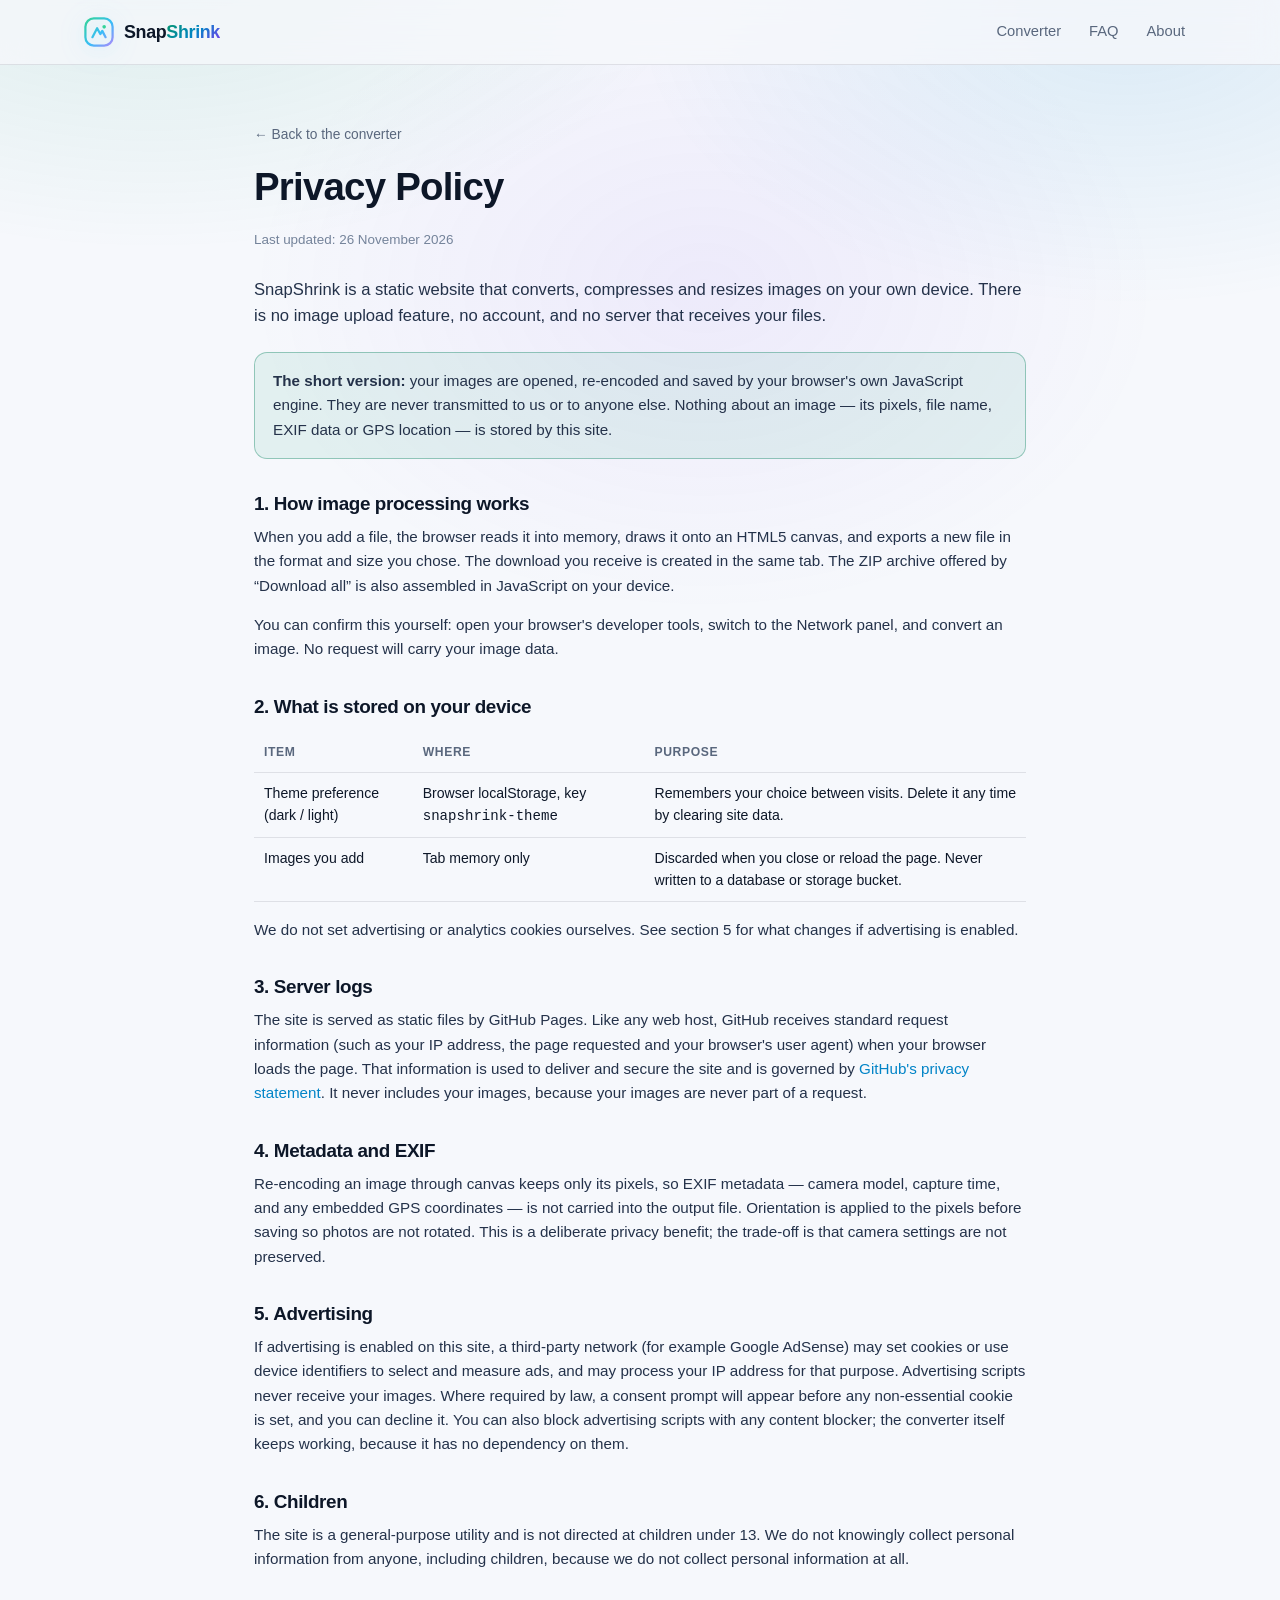
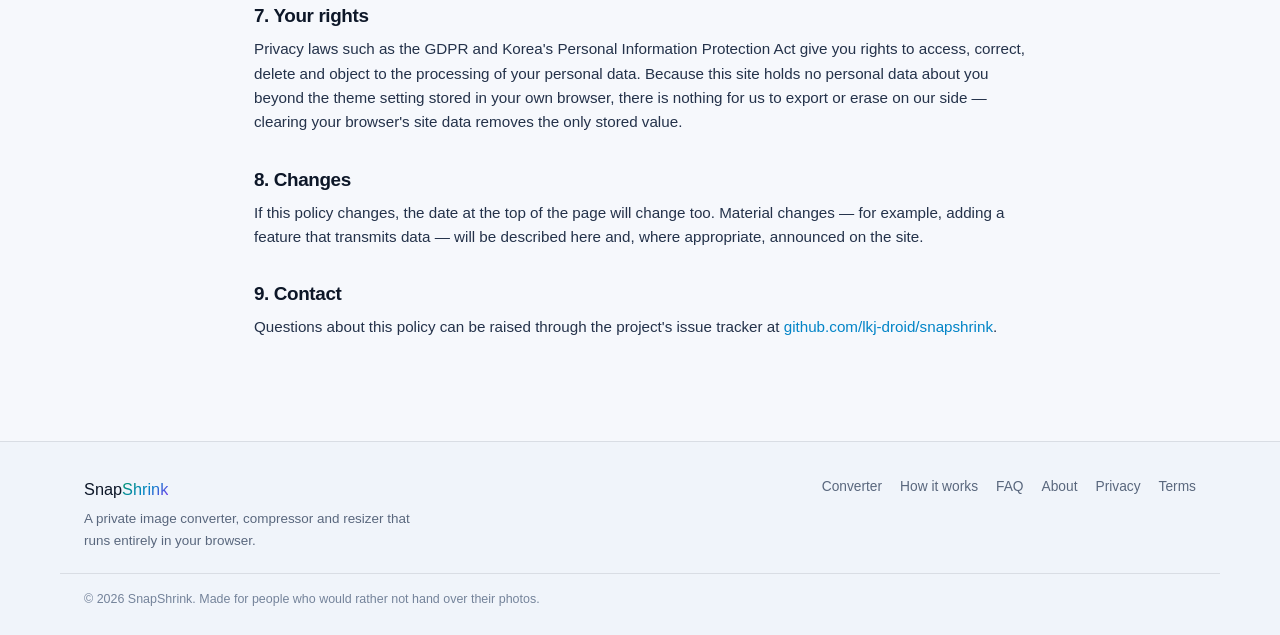
<file: privacy.html>
<!DOCTYPE html>
<html lang="en" data-theme="dark">
<head>
<meta charset="utf-8">
<meta name="viewport" content="width=device-width, initial-scale=1">
<title>Privacy Policy — SnapShrink</title>
<meta name="description" content="SnapShrink processes images entirely in your browser. Read exactly what the site does and does not store, and why your photos are never uploaded.">
<link rel="canonical" href="https://lkj-droid.github.io/snapshrink/privacy.html">
<meta name="robots" content="index, follow">
<meta name="theme-color" content="#070c16">
<meta property="og:type" content="website">
<meta property="og:title" content="Privacy Policy — SnapShrink">
<meta property="og:description" content="Your images never leave your device. Here is the detail behind that promise.">
<meta property="og:url" content="https://lkj-droid.github.io/snapshrink/privacy.html">
<link rel="icon" href="favicon.svg" type="image/svg+xml">
<link rel="stylesheet" href="styles.css">
<script>
  (function () {
    try {
      var saved = localStorage.getItem('snapshrink-theme');
      if (saved === 'light' || saved === 'dark') document.documentElement.setAttribute('data-theme', saved);
      else if (window.matchMedia && window.matchMedia('(prefers-color-scheme: light)').matches) document.documentElement.setAttribute('data-theme', 'light');
    } catch (e) {}
  })();
</script>
</head>
<body>
<header class="site-header">
  <div class="wrap header-inner">
    <a class="brand" href="./" aria-label="SnapShrink home">
      <span class="brand-mark" aria-hidden="true">
        <svg viewBox="0 0 32 32" width="30" height="30" fill="none">
          <rect x="1.5" y="1.5" width="29" height="29" rx="9" stroke="url(#g1)" stroke-width="2.4"/>
          <path d="M9 21.5 14 12l3.4 6.2 2.1-3.4 3.5 6.7" stroke="url(#g1)" stroke-width="2.4" stroke-linecap="round" stroke-linejoin="round"/>
          <circle cx="21.5" cy="10.5" r="1.9" fill="#34d399"/>
          <defs><linearGradient id="g1" x1="2" y1="2" x2="30" y2="30" gradientUnits="userSpaceOnUse">
            <stop stop-color="#34d399"/><stop offset=".55" stop-color="#38bdf8"/><stop offset="1" stop-color="#a78bfa"/>
          </linearGradient></defs>
        </svg>
      </span>
      <span class="brand-text">Snap<span>Shrink</span></span>
    </a>
    <nav class="site-nav" aria-label="Site">
      <a href="index.html#tool">Converter</a>
      <a href="index.html#faq">FAQ</a>
      <a href="about.html">About</a>
    </nav>
  </div>
</header>

<main class="page">
  <div class="wrap">
    <a class="back-link" href="./">← Back to the converter</a>
    <h1>Privacy Policy</h1>
    <p class="updated">Last updated: 26 November 2026</p>

    <p class="lede">SnapShrink is a static website that converts, compresses and resizes images on your own device. There is no image upload feature, no account, and no server that receives your files.</p>

    <div class="callout">
      <p><strong>The short version:</strong> your images are opened, re-encoded and saved by your browser's own JavaScript engine. They are never transmitted to us or to anyone else. Nothing about an image — its pixels, file name, EXIF data or GPS location — is stored by this site.</p>
    </div>

    <h2>1. How image processing works</h2>
    <p>When you add a file, the browser reads it into memory, draws it onto an HTML5 canvas, and exports a new file in the format and size you chose. The download you receive is created in the same tab. The ZIP archive offered by “Download all” is also assembled in JavaScript on your device.</p>
    <p>You can confirm this yourself: open your browser's developer tools, switch to the Network panel, and convert an image. No request will carry your image data.</p>

    <h2>2. What is stored on your device</h2>
    <table>
      <thead><tr><th>Item</th><th>Where</th><th>Purpose</th></tr></thead>
      <tbody>
        <tr><td>Theme preference (dark / light)</td><td>Browser localStorage, key <code>snapshrink-theme</code></td><td>Remembers your choice between visits. Delete it any time by clearing site data.</td></tr>
        <tr><td>Images you add</td><td>Tab memory only</td><td>Discarded when you close or reload the page. Never written to a database or storage bucket.</td></tr>
      </tbody>
    </table>
    <p>We do not set advertising or analytics cookies ourselves. See section 5 for what changes if advertising is enabled.</p>

    <h2>3. Server logs</h2>
    <p>The site is served as static files by GitHub Pages. Like any web host, GitHub receives standard request information (such as your IP address, the page requested and your browser's user agent) when your browser loads the page. That information is used to deliver and secure the site and is governed by <a href="https://docs.github.com/en/site-policy/privacy-policies/github-general-privacy-statement" rel="noopener" target="_blank">GitHub's privacy statement</a>. It never includes your images, because your images are never part of a request.</p>

    <h2>4. Metadata and EXIF</h2>
    <p>Re-encoding an image through canvas keeps only its pixels, so EXIF metadata — camera model, capture time, and any embedded GPS coordinates — is not carried into the output file. Orientation is applied to the pixels before saving so photos are not rotated. This is a deliberate privacy benefit; the trade-off is that camera settings are not preserved.</p>

    <h2>5. Advertising</h2>
    <p>If advertising is enabled on this site, a third-party network (for example Google AdSense) may set cookies or use device identifiers to select and measure ads, and may process your IP address for that purpose. Advertising scripts never receive your images. Where required by law, a consent prompt will appear before any non-essential cookie is set, and you can decline it. You can also block advertising scripts with any content blocker; the converter itself keeps working, because it has no dependency on them.</p>

    <h2>6. Children</h2>
    <p>The site is a general-purpose utility and is not directed at children under 13. We do not knowingly collect personal information from anyone, including children, because we do not collect personal information at all.</p>

    <h2>7. Your rights</h2>
    <p>Privacy laws such as the GDPR and Korea's Personal Information Protection Act give you rights to access, correct, delete and object to the processing of your personal data. Because this site holds no personal data about you beyond the theme setting stored in your own browser, there is nothing for us to export or erase on our side — clearing your browser's site data removes the only stored value.</p>

    <h2>8. Changes</h2>
    <p>If this policy changes, the date at the top of the page will change too. Material changes — for example, adding a feature that transmits data — will be described here and, where appropriate, announced on the site.</p>

    <h2>9. Contact</h2>
    <p>Questions about this policy can be raised through the project's issue tracker at <a href="https://github.com/lkj-droid/snapshrink/issues" rel="noopener" target="_blank">github.com/lkj-droid/snapshrink</a>.</p>
  </div>
</main>

<footer class="site-footer">
  <div class="wrap footer-inner">
    <div class="footer-brand">
      <span class="brand-text small">Snap<span>Shrink</span></span>
      <p>A private image converter, compressor and resizer that runs entirely in your browser.</p>
    </div>
    <nav class="footer-nav" aria-label="Footer">
      <a href="index.html#tool">Converter</a>
      <a href="index.html#how">How it works</a>
      <a href="index.html#faq">FAQ</a>
      <a href="about.html">About</a>
      <a href="privacy.html">Privacy</a>
      <a href="terms.html">Terms</a>
    </nav>
  </div>
  <div class="wrap footer-bottom">
    <p>© <span class="js-year">2026</span> SnapShrink. Made for people who would rather not hand over their photos.</p>
  </div>
</footer>
<script>document.querySelectorAll('.js-year').forEach(function(e){e.textContent=new Date().getFullYear();});</script>
</body>
</html>
</file>
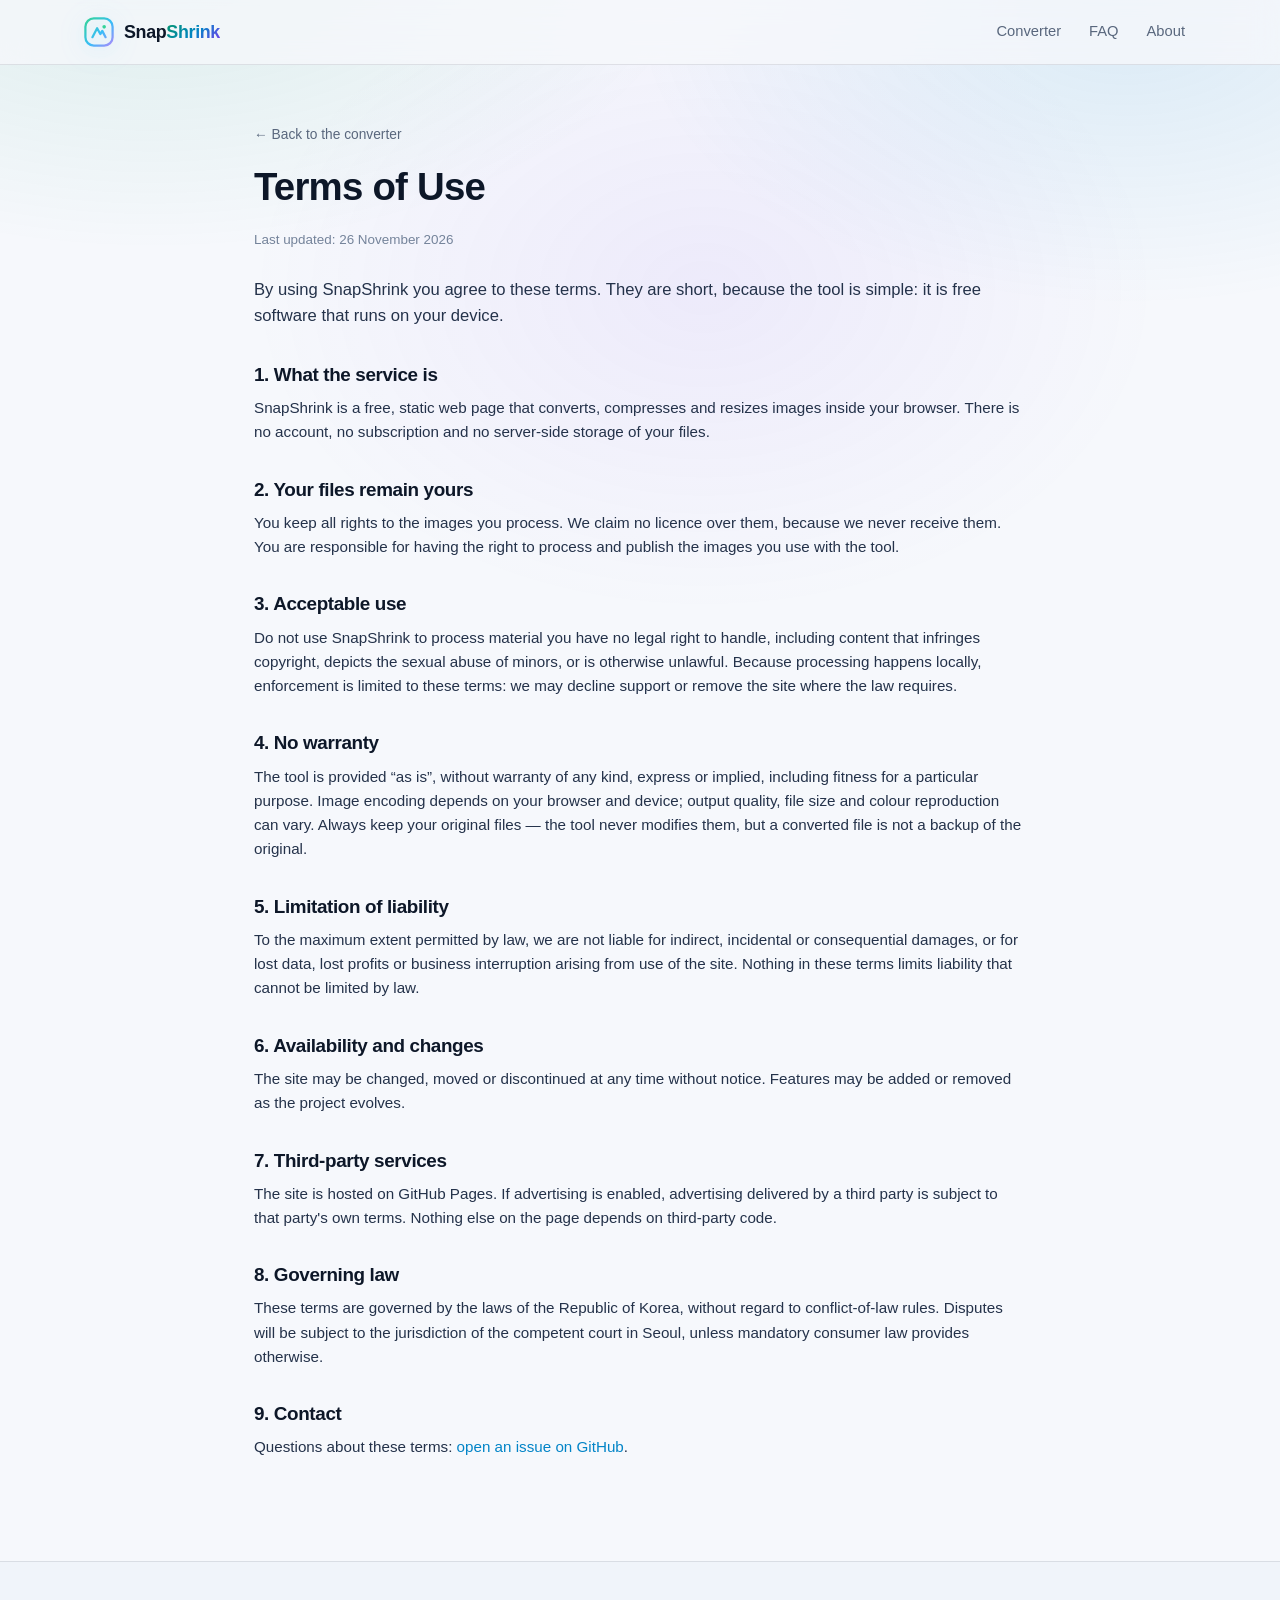
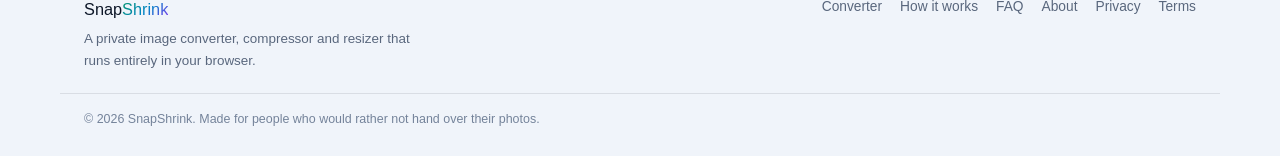
<file: terms.html>
<!DOCTYPE html>
<html lang="en" data-theme="dark">
<head>
<meta charset="utf-8">
<meta name="viewport" content="width=device-width, initial-scale=1">
<title>Terms of Use — SnapShrink</title>
<meta name="description" content="The terms that apply when you use SnapShrink's free browser-based image converter: no warranty, your files are yours, acceptable use.">
<link rel="canonical" href="https://lkj-droid.github.io/snapshrink/terms.html">
<meta name="robots" content="index, follow">
<meta name="theme-color" content="#070c16">
<link rel="icon" href="favicon.svg" type="image/svg+xml">
<link rel="stylesheet" href="styles.css">
<script>
  (function () {
    try {
      var saved = localStorage.getItem('snapshrink-theme');
      if (saved === 'light' || saved === 'dark') document.documentElement.setAttribute('data-theme', saved);
      else if (window.matchMedia && window.matchMedia('(prefers-color-scheme: light)').matches) document.documentElement.setAttribute('data-theme', 'light');
    } catch (e) {}
  })();
</script>
</head>
<body>
<header class="site-header">
  <div class="wrap header-inner">
    <a class="brand" href="./" aria-label="SnapShrink home">
      <span class="brand-mark" aria-hidden="true">
        <svg viewBox="0 0 32 32" width="30" height="30" fill="none">
          <rect x="1.5" y="1.5" width="29" height="29" rx="9" stroke="url(#g1)" stroke-width="2.4"/>
          <path d="M9 21.5 14 12l3.4 6.2 2.1-3.4 3.5 6.7" stroke="url(#g1)" stroke-width="2.4" stroke-linecap="round" stroke-linejoin="round"/>
          <circle cx="21.5" cy="10.5" r="1.9" fill="#34d399"/>
          <defs><linearGradient id="g1" x1="2" y1="2" x2="30" y2="30" gradientUnits="userSpaceOnUse">
            <stop stop-color="#34d399"/><stop offset=".55" stop-color="#38bdf8"/><stop offset="1" stop-color="#a78bfa"/>
          </linearGradient></defs>
        </svg>
      </span>
      <span class="brand-text">Snap<span>Shrink</span></span>
    </a>
    <nav class="site-nav" aria-label="Site">
      <a href="index.html#tool">Converter</a>
      <a href="index.html#faq">FAQ</a>
      <a href="about.html">About</a>
    </nav>
  </div>
</header>

<main class="page">
  <div class="wrap">
    <a class="back-link" href="./">← Back to the converter</a>
    <h1>Terms of Use</h1>
    <p class="updated">Last updated: 26 November 2026</p>

    <p class="lede">By using SnapShrink you agree to these terms. They are short, because the tool is simple: it is free software that runs on your device.</p>

    <h2>1. What the service is</h2>
    <p>SnapShrink is a free, static web page that converts, compresses and resizes images inside your browser. There is no account, no subscription and no server-side storage of your files.</p>

    <h2>2. Your files remain yours</h2>
    <p>You keep all rights to the images you process. We claim no licence over them, because we never receive them. You are responsible for having the right to process and publish the images you use with the tool.</p>

    <h2>3. Acceptable use</h2>
    <p>Do not use SnapShrink to process material you have no legal right to handle, including content that infringes copyright, depicts the sexual abuse of minors, or is otherwise unlawful. Because processing happens locally, enforcement is limited to these terms: we may decline support or remove the site where the law requires.</p>

    <h2>4. No warranty</h2>
    <p>The tool is provided “as is”, without warranty of any kind, express or implied, including fitness for a particular purpose. Image encoding depends on your browser and device; output quality, file size and colour reproduction can vary. Always keep your original files — the tool never modifies them, but a converted file is not a backup of the original.</p>

    <h2>5. Limitation of liability</h2>
    <p>To the maximum extent permitted by law, we are not liable for indirect, incidental or consequential damages, or for lost data, lost profits or business interruption arising from use of the site. Nothing in these terms limits liability that cannot be limited by law.</p>

    <h2>6. Availability and changes</h2>
    <p>The site may be changed, moved or discontinued at any time without notice. Features may be added or removed as the project evolves.</p>

    <h2>7. Third-party services</h2>
    <p>The site is hosted on GitHub Pages. If advertising is enabled, advertising delivered by a third party is subject to that party's own terms. Nothing else on the page depends on third-party code.</p>

    <h2>8. Governing law</h2>
    <p>These terms are governed by the laws of the Republic of Korea, without regard to conflict-of-law rules. Disputes will be subject to the jurisdiction of the competent court in Seoul, unless mandatory consumer law provides otherwise.</p>

    <h2>9. Contact</h2>
    <p>Questions about these terms: <a href="https://github.com/lkj-droid/snapshrink/issues" rel="noopener" target="_blank">open an issue on GitHub</a>.</p>
  </div>
</main>

<footer class="site-footer">
  <div class="wrap footer-inner">
    <div class="footer-brand">
      <span class="brand-text small">Snap<span>Shrink</span></span>
      <p>A private image converter, compressor and resizer that runs entirely in your browser.</p>
    </div>
    <nav class="footer-nav" aria-label="Footer">
      <a href="index.html#tool">Converter</a>
      <a href="index.html#how">How it works</a>
      <a href="index.html#faq">FAQ</a>
      <a href="about.html">About</a>
      <a href="privacy.html">Privacy</a>
      <a href="terms.html">Terms</a>
    </nav>
  </div>
  <div class="wrap footer-bottom">
    <p>© <span class="js-year">2026</span> SnapShrink. Made for people who would rather not hand over their photos.</p>
  </div>
</footer>
<script>document.querySelectorAll('.js-year').forEach(function(e){e.textContent=new Date().getFullYear();});</script>
</body>
</html>
</file>
<file: styles.css>
/* ==========================================================================
   SnapShrink — styles
   ========================================================================== */

:root {
  --bg: #070c16;
  --bg-soft: #0a1120;
  --panel: rgba(17, 26, 43, 0.86);
  --panel-solid: #111a2b;
  --panel-2: #16223a;
  --line: rgba(148, 163, 184, 0.16);
  --line-strong: rgba(148, 163, 184, 0.3);
  --text: #e9eefb;
  --text-soft: #c7d2e5;
  --muted: #94a3b8;
  --muted-2: #7688a0;
  --brand: #34d399;
  --brand-2: #38bdf8;
  --violet: #a78bfa;
  --grad: linear-gradient(135deg, #34d399 0%, #38bdf8 55%, #a78bfa 100%);
  --danger: #fb7185;
  --warn: #fbbf24;
  --shadow-sm: 0 1px 2px rgba(2, 6, 23, 0.4);
  --shadow: 0 18px 40px -18px rgba(2, 6, 23, 0.85), 0 2px 8px rgba(2, 6, 23, 0.35);
  --radius: 16px;
  --radius-sm: 11px;
  --wrap: 1160px;
  --font: -apple-system, BlinkMacSystemFont, "Segoe UI", Inter, Roboto, "Helvetica Neue", "Apple SD Gothic Neo", "Malgun Gothic", sans-serif;
  --mono: ui-monospace, SFMono-Regular, "SF Mono", Menlo, Consolas, monospace;
}

html[data-theme="light"] {
  --bg: #f6f8fc;
  --bg-soft: #eef2f9;
  --panel: rgba(255, 255, 255, 0.92);
  --panel-solid: #ffffff;
  --panel-2: #f2f6fc;
  --line: rgba(15, 23, 42, 0.1);
  --line-strong: rgba(15, 23, 42, 0.2);
  --text: #0d1728;
  --text-soft: #24324a;
  --muted: #59677d;
  --muted-2: #74839a;
  --brand: #059669;
  --brand-2: #0284c7;
  --violet: #7c3aed;
  --grad: linear-gradient(135deg, #059669 0%, #0284c7 55%, #7c3aed 100%);
  --danger: #e11d48;
  --warn: #b45309;
  --shadow-sm: 0 1px 2px rgba(15, 23, 42, 0.06);
  --shadow: 0 20px 40px -24px rgba(15, 23, 42, 0.28), 0 2px 8px rgba(15, 23, 42, 0.05);
}

* { box-sizing: border-box; }

/* Flex/grid display must never beat the hidden attribute. */
[hidden] { display: none !important; }

html { scroll-behavior: smooth; -webkit-text-size-adjust: 100%; }

body {
  margin: 0;
  font-family: var(--font);
  background: var(--bg);
  color: var(--text);
  line-height: 1.6;
  font-size: 16px;
  -webkit-font-smoothing: antialiased;
  overflow-x: hidden;
}

body::before {
  content: "";
  position: fixed;
  inset: 0;
  pointer-events: none;
  z-index: -1;
  background:
    radial-gradient(900px 520px at 12% -8%, rgba(52, 211, 153, 0.16), transparent 62%),
    radial-gradient(820px 480px at 88% 2%, rgba(56, 189, 248, 0.14), transparent 60%),
    radial-gradient(700px 500px at 55% 32%, rgba(167, 139, 250, 0.09), transparent 65%);
}

html[data-theme="light"] body::before {
  background:
    radial-gradient(900px 520px at 12% -8%, rgba(5, 150, 105, 0.12), transparent 62%),
    radial-gradient(820px 480px at 88% 2%, rgba(2, 132, 199, 0.11), transparent 60%),
    radial-gradient(700px 500px at 55% 32%, rgba(124, 58, 237, 0.07), transparent 65%);
}

img, svg { max-width: 100%; }
h1, h2, h3, h4 { line-height: 1.2; margin: 0 0 0.5em; letter-spacing: -0.02em; font-weight: 700; }
p { margin: 0 0 1em; }
a { color: var(--brand-2); text-decoration: none; }
a:hover { text-decoration: underline; }
button { font-family: inherit; }

.wrap {
  width: 100%;
  max-width: var(--wrap);
  margin: 0 auto;
  padding: 0 24px;
}

.sr-only {
  position: absolute;
  width: 1px; height: 1px;
  padding: 0; margin: -1px;
  overflow: hidden;
  clip: rect(0 0 0 0);
  white-space: nowrap;
  border: 0;
}

.skip-link {
  position: absolute;
  left: 16px; top: -60px;
  background: var(--panel-solid);
  color: var(--text);
  padding: 10px 16px;
  border-radius: 10px;
  z-index: 100;
  border: 1px solid var(--line-strong);
  transition: top 0.18s ease;
}
.skip-link:focus { top: 12px; }

/* ---------- Header ---------- */

.site-header {
  position: sticky;
  top: 0;
  z-index: 40;
  backdrop-filter: blur(14px);
  -webkit-backdrop-filter: blur(14px);
  background: color-mix(in srgb, var(--bg) 78%, transparent);
  border-bottom: 1px solid var(--line);
}

.header-inner {
  display: flex;
  align-items: center;
  justify-content: space-between;
  gap: 16px;
  height: 64px;
}

.brand {
  display: inline-flex;
  align-items: center;
  gap: 10px;
  color: var(--text);
  font-weight: 700;
  font-size: 1.12rem;
  letter-spacing: -0.02em;
}
.brand:hover { text-decoration: none; }
.brand-mark { display: inline-flex; filter: drop-shadow(0 4px 12px rgba(56, 189, 248, 0.28)); }
.brand-text span { background: var(--grad); -webkit-background-clip: text; background-clip: text; color: transparent; }
.brand-text.small { font-size: 1.02rem; }

.site-nav {
  display: flex;
  align-items: center;
  gap: 6px;
}
.site-nav a {
  color: var(--muted);
  font-size: 0.92rem;
  font-weight: 500;
  padding: 8px 11px;
  border-radius: 9px;
}
.site-nav a:hover { color: var(--text); background: var(--panel-2); text-decoration: none; }

.theme-toggle {
  display: inline-flex;
  align-items: center;
  justify-content: center;
  width: 38px; height: 38px;
  margin-left: 4px;
  border-radius: 10px;
  border: 1px solid var(--line-strong);
  background: var(--panel-2);
  color: var(--text-soft);
  cursor: pointer;
  transition: background 0.18s ease, color 0.18s ease, transform 0.18s ease;
}
.theme-toggle:hover { color: var(--text); transform: translateY(-1px); }
html[data-theme="dark"] .icon-sun { display: none; }
html[data-theme="light"] .icon-moon { display: none; }

/* ---------- Hero ---------- */

.hero {
  padding: 64px 24px 34px;
  text-align: center;
}

.hero-badge {
  display: inline-flex;
  align-items: center;
  gap: 8px;
  font-size: 0.8rem;
  font-weight: 600;
  letter-spacing: 0.01em;
  color: var(--brand);
  background: color-mix(in srgb, var(--brand) 12%, transparent);
  border: 1px solid color-mix(in srgb, var(--brand) 30%, transparent);
  padding: 6px 13px;
  border-radius: 999px;
}

.hero h1 {
  font-size: clamp(2.05rem, 5.4vw, 3.35rem);
  margin: 20px 0 16px;
  letter-spacing: -0.035em;
  line-height: 1.1;
}
.grad-text {
  background: var(--grad);
  -webkit-background-clip: text;
  background-clip: text;
  color: transparent;
}

.hero-sub {
  max-width: 680px;
  margin: 0 auto 22px;
  color: var(--muted);
  font-size: clamp(1rem, 1.6vw, 1.09rem);
}

.hero-points {
  list-style: none;
  display: flex;
  flex-wrap: wrap;
  justify-content: center;
  gap: 8px 22px;
  padding: 0;
  margin: 0;
  color: var(--text-soft);
  font-size: 0.9rem;
}
.hero-points li { display: inline-flex; align-items: center; gap: 7px; }
.hero-points li::before {
  content: "";
  width: 6px; height: 6px;
  border-radius: 50%;
  background: var(--brand);
  box-shadow: 0 0 0 3px color-mix(in srgb, var(--brand) 18%, transparent);
}

/* ---------- Buttons ---------- */

.btn {
  display: inline-flex;
  align-items: center;
  justify-content: center;
  gap: 8px;
  border: 1px solid transparent;
  border-radius: 11px;
  padding: 11px 18px;
  font-size: 0.94rem;
  font-weight: 600;
  cursor: pointer;
  transition: transform 0.16s ease, box-shadow 0.16s ease, background 0.16s ease, border-color 0.16s ease, opacity 0.16s ease;
  white-space: nowrap;
  color: var(--text);
  background: var(--panel-2);
}
.btn:hover { transform: translateY(-1px); }
.btn:active { transform: translateY(0); }
.btn:focus-visible { outline: 2px solid var(--brand-2); outline-offset: 2px; }
.btn[disabled] { opacity: 0.45; cursor: not-allowed; transform: none; }

.btn-primary {
  background: var(--grad);
  color: #05121b;
  box-shadow: 0 10px 24px -12px rgba(56, 189, 248, 0.7);
}
html[data-theme="light"] .btn-primary { color: #ffffff; }
.btn-primary:hover { box-shadow: 0 14px 30px -12px rgba(56, 189, 248, 0.85); }

.btn-ghost {
  background: transparent;
  border-color: var(--line-strong);
  color: var(--text-soft);
}
.btn-ghost:hover { background: var(--panel-2); color: var(--text); }
.btn-sm { padding: 7px 12px; font-size: 0.84rem; border-radius: 9px; }
.btn-block { width: 100%; }

/* ---------- Dropzone ---------- */

.dropzone {
  border: 1.5px dashed var(--line-strong);
  border-radius: 20px;
  background:
    linear-gradient(180deg, color-mix(in srgb, var(--panel-solid) 72%, transparent), color-mix(in srgb, var(--panel-solid) 40%, transparent));
  padding: 30px 26px;
  cursor: pointer;
  transition: border-color 0.2s ease, background 0.2s ease, box-shadow 0.2s ease;
  outline: none;
}
.dropzone:hover { border-color: color-mix(in srgb, var(--brand-2) 60%, transparent); }
.dropzone:focus-visible { border-color: var(--brand-2); box-shadow: 0 0 0 4px color-mix(in srgb, var(--brand-2) 18%, transparent); }
.dropzone.is-dragging {
  border-color: var(--brand);
  background: color-mix(in srgb, var(--brand) 9%, var(--panel-solid));
  box-shadow: 0 0 0 5px color-mix(in srgb, var(--brand) 14%, transparent), var(--shadow);
}
.dropzone.is-compact { padding: 14px 20px; }

.dz-inner {
  display: flex;
  align-items: center;
  gap: 20px;
  justify-content: center;
  text-align: left;
}
.dz-icon {
  flex: 0 0 auto;
  width: 60px; height: 60px;
  display: grid;
  place-items: center;
  border-radius: 16px;
  color: var(--brand-2);
  background: color-mix(in srgb, var(--brand-2) 12%, transparent);
  border: 1px solid color-mix(in srgb, var(--brand-2) 24%, transparent);
}
.dropzone.is-compact .dz-icon { width: 44px; height: 44px; border-radius: 12px; }
.dropzone.is-compact .dz-icon svg { width: 24px; height: 24px; }

.dz-copy { min-width: 0; }
.dz-title { margin: 0 0 3px; font-size: 1.02rem; color: var(--text-soft); }
.dz-title strong { color: var(--text); }
.dz-link { color: var(--brand-2); text-decoration: underline; text-decoration-color: color-mix(in srgb, var(--brand-2) 45%, transparent); text-underline-offset: 3px; white-space: nowrap; }
.dropzone.is-compact .dz-more { display: none; }
.dz-hint { margin: 0; color: var(--muted); font-size: 0.83rem; }
.dz-hint kbd {
  font-family: var(--mono);
  font-size: 0.74rem;
  padding: 1px 5px;
  border-radius: 5px;
  border: 1px solid var(--line-strong);
  background: var(--panel-2);
  color: var(--text-soft);
}
.dz-btn { flex: 0 0 auto; margin-left: auto; }
.dropzone.is-compact .dz-btn { padding: 8px 14px; font-size: 0.86rem; }
.dropzone.is-compact .dz-hint { display: none; }

/* ---------- Workbench ---------- */

.workbench {
  display: grid;
  grid-template-columns: minmax(0, 1fr) 336px;
  gap: 22px;
  align-items: start;
  margin-top: 22px;
}

.results { min-width: 0; }

.results-head {
  display: flex;
  align-items: center;
  justify-content: space-between;
  gap: 12px;
  flex-wrap: wrap;
  margin-bottom: 14px;
}
.results-title { display: flex; align-items: center; gap: 10px; }
.results-title h2 { font-size: 1.08rem; margin: 0; }
.pill {
  font-size: 0.75rem;
  font-weight: 600;
  color: var(--muted);
  border: 1px solid var(--line);
  background: var(--panel-2);
  padding: 2px 9px;
  border-radius: 999px;
  white-space: nowrap;
}
.results-actions { display: flex; gap: 8px; }

.summary {
  display: flex;
  align-items: center;
  justify-content: space-between;
  gap: 16px;
  flex-wrap: wrap;
  padding: 14px 16px;
  margin-bottom: 16px;
  border-radius: var(--radius);
  border: 1px solid var(--line);
  background: var(--panel);
  box-shadow: var(--shadow-sm);
}
.summary-stats { display: flex; align-items: center; gap: 8px 16px; flex-wrap: wrap; }
.stat { display: flex; flex-direction: column; min-width: 0; }
.stat-label { font-size: 0.68rem; text-transform: uppercase; letter-spacing: 0.08em; color: var(--muted-2); font-weight: 600; }
.stat-value { font-variant-numeric: tabular-nums; font-weight: 700; font-size: 1rem; }
.stat-save { color: var(--brand); }
.stat-save.is-negative { color: var(--warn); }
.stat-arrow { color: var(--muted-2); font-size: 1rem; }
.summary-meta {
  flex: 1 1 100%;
  margin: 0;
  font-size: 0.76rem;
  color: var(--muted);
  line-height: 1.4;
}
.summary-meta[hidden] { display: none; }

.empty {
  display: flex;
  flex-direction: column;
  align-items: center;
  gap: 14px;
  text-align: center;
  padding: 44px 24px;
  border-radius: var(--radius);
  border: 1px solid var(--line);
  background: color-mix(in srgb, var(--panel-solid) 50%, transparent);
  color: var(--muted);
  font-size: 0.92rem;
}
.empty p { margin: 0; max-width: 340px; }
.empty-art { position: relative; width: 96px; height: 64px; }
.empty-card {
  position: absolute;
  width: 60px; height: 48px;
  border-radius: 10px;
  border: 1px solid var(--line-strong);
  background: var(--panel-2);
  display: grid;
  place-items: center;
  color: var(--brand-2);
}
.empty-card.c1 { left: 0; top: 12px; transform: rotate(-9deg); opacity: 0.55; }
.empty-card.c2 { left: 18px; top: 6px; transform: rotate(5deg); opacity: 0.78; }
.empty-card.c3 { left: 34px; top: 0; box-shadow: var(--shadow-sm); }

.cards {
  display: grid;
  grid-template-columns: repeat(2, minmax(0, 1fr));
  gap: 14px;
}
.cards:empty { display: none; }

.card {
  display: grid;
  grid-template-columns: 78px minmax(0, 1fr);
  gap: 12px;
  padding: 12px;
  border-radius: 14px;
  border: 1px solid var(--line);
  background: var(--panel);
  box-shadow: var(--shadow-sm);
  animation: cardIn 0.28s ease both;
  position: relative;
}
@keyframes cardIn {
  from { opacity: 0; transform: translateY(6px); }
  to { opacity: 1; transform: none; }
}
.card.is-error { border-color: color-mix(in srgb, var(--danger) 45%, var(--line)); }

.thumb {
  width: 78px; height: 78px;
  border-radius: 10px;
  overflow: hidden;
  background:
    repeating-conic-gradient(var(--panel-2) 0% 25%, color-mix(in srgb, var(--panel-2) 55%, var(--bg)) 0% 50%) 50% / 14px 14px;
  border: 1px solid var(--line);
  display: grid;
  place-items: center;
  position: relative;
}
.thumb img { width: 100%; height: 100%; object-fit: cover; display: block; }
.thumb .busy {
  position: absolute;
  inset: 0;
  display: grid;
  place-items: center;
  background: color-mix(in srgb, var(--bg) 62%, transparent);
  backdrop-filter: blur(2px);
}
.spinner {
  width: 20px; height: 20px;
  border-radius: 50%;
  border: 2px solid color-mix(in srgb, var(--brand-2) 30%, transparent);
  border-top-color: var(--brand-2);
  animation: spin 0.7s linear infinite;
}
@keyframes spin { to { transform: rotate(360deg); } }

.card-body { min-width: 0; display: flex; flex-direction: column; gap: 4px; }
.card-top { display: flex; align-items: flex-start; gap: 6px; }
.name {
  font-weight: 600;
  font-size: 0.87rem;
  margin: 0;
  overflow: hidden;
  text-overflow: ellipsis;
  white-space: nowrap;
  min-width: 0;
  flex: 1;
}
.dims { font-size: 0.76rem; color: var(--muted); font-variant-numeric: tabular-nums; }
.sizes { display: flex; align-items: center; gap: 6px; flex-wrap: wrap; font-size: 0.8rem; }
.size-before { color: var(--muted); text-decoration: line-through; text-decoration-color: color-mix(in srgb, var(--muted) 60%, transparent); font-variant-numeric: tabular-nums; }
.size-arrow { color: var(--muted-2); font-size: 0.72rem; }
.size-after { font-weight: 700; font-variant-numeric: tabular-nums; }

.badge {
  display: inline-flex;
  align-items: center;
  gap: 3px;
  font-size: 0.7rem;
  font-weight: 700;
  padding: 1px 7px;
  border-radius: 999px;
  letter-spacing: 0.01em;
  font-variant-numeric: tabular-nums;
}
.badge.save { color: var(--brand); background: color-mix(in srgb, var(--brand) 14%, transparent); }
html[data-theme="light"] .badge.save { color: #047857; }
.badge.grow { color: var(--warn); background: color-mix(in srgb, var(--warn) 15%, transparent); }
.badge.neutral { color: var(--muted); background: var(--panel-2); }

.card-actions { display: flex; align-items: center; gap: 6px; margin-top: 2px; }
.dl-btn {
  display: inline-flex;
  align-items: center;
  gap: 5px;
  font-size: 0.78rem;
  font-weight: 600;
  padding: 5px 9px;
  border-radius: 8px;
  border: 1px solid var(--line-strong);
  background: transparent;
  color: var(--text-soft);
  cursor: pointer;
  transition: background 0.15s ease, color 0.15s ease, border-color 0.15s ease;
}
.dl-btn:hover:not([disabled]) { background: var(--panel-2); color: var(--text); }
.dl-btn[disabled] { opacity: 0.4; cursor: not-allowed; }
.icon-btn {
  display: inline-grid;
  place-items: center;
  width: 26px; height: 26px;
  border-radius: 7px;
  border: 1px solid transparent;
  background: transparent;
  color: var(--muted);
  cursor: pointer;
  transition: color 0.15s ease, background 0.15s ease;
}
.icon-btn:hover { color: var(--danger); background: color-mix(in srgb, var(--danger) 12%, transparent); }

.card-error { font-size: 0.78rem; color: var(--danger); }
.card-note { font-size: 0.72rem; color: var(--warn); }

/* ---------- EXIF / GPS metadata inspector ---------- */

.meta {
  display: flex;
  align-items: center;
  flex-wrap: wrap;
  gap: 3px 6px;
  font-size: 0.72rem;
  line-height: 1.35;
  color: var(--muted);
}
.meta[hidden] { display: none; }
.meta-icon { display: inline-flex; flex: none; color: var(--muted-2); }
.meta-line { min-width: 0; font-variant-numeric: tabular-nums; }
.badge.meta-gps { color: var(--warn); background: color-mix(in srgb, var(--warn) 15%, transparent); }
.badge.meta-safe { color: var(--brand); background: color-mix(in srgb, var(--brand) 14%, transparent); }
html[data-theme="light"] .badge.meta-safe { color: #047857; }
html[data-theme="light"] .badge.meta-gps { color: #a16207; }
.meta-details { flex: 1 1 100%; }
.meta-details summary {
  display: inline-flex;
  align-items: center;
  gap: 4px;
  padding: 2px 0;
  list-style: none;
  cursor: pointer;
  font-size: 0.71rem;
  font-weight: 600;
  color: var(--brand-2);
}
.meta-details summary::-webkit-details-marker { display: none; }
.meta-details summary::after { content: "+"; font-size: 0.72rem; opacity: 0.75; }
.meta-details[open] summary::after { content: "−"; }
.meta-details summary:focus-visible { outline: 2px solid var(--brand-2); outline-offset: 2px; border-radius: 4px; }
.meta-details dl {
  display: grid;
  grid-template-columns: auto minmax(0, 1fr);
  gap: 2px 10px;
  margin: 4px 0 2px;
  font-size: 0.71rem;
}
.meta-details dt { color: var(--muted-2); }
.meta-details dd { margin: 0; color: var(--text-soft); overflow-wrap: anywhere; }
.meta-note { margin: 4px 0 0; font-size: 0.69rem; color: var(--muted-2); line-height: 1.4; }

/* ---------- Settings panel ---------- */

.settings {
  position: sticky;
  top: 80px;
  display: flex;
  flex-direction: column;
  gap: 14px;
}

.panel {
  border-radius: var(--radius);
  border: 1px solid var(--line);
  background: var(--panel);
  box-shadow: var(--shadow);
  padding: 16px 16px 14px;
}
.panel-head {
  display: flex;
  align-items: center;
  justify-content: space-between;
  margin-bottom: 14px;
}
.panel-head h2 { font-size: 0.95rem; margin: 0; letter-spacing: 0; }
.link-btn {
  background: none;
  border: 0;
  color: var(--muted);
  font-size: 0.78rem;
  cursor: pointer;
  padding: 2px 4px;
  border-radius: 6px;
  text-decoration: underline;
  text-underline-offset: 2px;
}
.link-btn:hover { color: var(--text); }

.field { margin-bottom: 16px; border: 0; padding: 0; }
.field:last-of-type { margin-bottom: 4px; }
.field > legend, .field > label, .pseudo-label {
  display: block;
  font-size: 0.79rem;
  font-weight: 700;
  letter-spacing: 0.04em;
  text-transform: uppercase;
  color: var(--muted);
  margin-bottom: 7px;
  padding: 0;
}
.label-row { display: flex; align-items: center; justify-content: space-between; gap: 8px; }
.quality-out {
  font-family: var(--mono);
  font-size: 0.8rem;
  font-weight: 700;
  color: var(--brand);
  background: color-mix(in srgb, var(--brand) 12%, transparent);
  padding: 1px 8px;
  border-radius: 7px;
  font-variant-numeric: tabular-nums;
}
.field-note { margin: 7px 0 0; font-size: 0.76rem; color: var(--muted-2); line-height: 1.45; }
.field-note.inline { margin: 0; text-transform: none; letter-spacing: 0; font-weight: 500; }

.seg {
  display: grid;
  grid-template-columns: repeat(3, 1fr);
  gap: 4px;
  padding: 4px;
  border-radius: 11px;
  background: color-mix(in srgb, var(--bg) 55%, transparent);
  border: 1px solid var(--line);
}
.seg-2 { grid-template-columns: repeat(2, 1fr); }
.seg-item { position: relative; display: block; cursor: pointer; }
.seg-item input { position: absolute; opacity: 0; width: 1px; height: 1px; }
.seg-item > span {
  display: flex;
  flex-direction: column;
  align-items: center;
  gap: 1px;
  padding: 7px 4px 6px;
  border-radius: 8px;
  font-size: 0.84rem;
  font-weight: 600;
  color: var(--muted);
  transition: background 0.15s ease, color 0.15s ease, box-shadow 0.15s ease;
  text-align: center;
  line-height: 1.25;
}
.seg-item > span em {
  font-style: normal;
  font-size: 0.62rem;
  font-weight: 500;
  letter-spacing: 0.02em;
  color: var(--muted-2);
  text-transform: uppercase;
}
.seg-item input:checked + span {
  background: var(--panel-2);
  color: var(--text);
  box-shadow: 0 1px 3px rgba(2, 6, 23, 0.28), inset 0 0 0 1px var(--line-strong);
}
.seg-item input:checked + span em { color: var(--brand); }
.seg-item input:focus-visible + span { outline: 2px solid var(--brand-2); outline-offset: 1px; }
.seg-item input:disabled + span { opacity: 0.4; cursor: not-allowed; }

input[type="range"] {
  -webkit-appearance: none;
  appearance: none;
  width: 100%;
  height: 6px;
  border-radius: 999px;
  background: linear-gradient(90deg, var(--brand) 0%, var(--brand-2) var(--fill, 82%), var(--line-strong) var(--fill, 82%));
  outline: none;
  margin: 6px 0 0;
  cursor: pointer;
}
input[type="range"]::-webkit-slider-thumb {
  -webkit-appearance: none;
  appearance: none;
  width: 18px; height: 18px;
  border-radius: 50%;
  background: #fff;
  border: 3px solid var(--brand-2);
  box-shadow: 0 2px 6px rgba(2, 6, 23, 0.4);
  cursor: grab;
}
input[type="range"]::-moz-range-thumb {
  width: 18px; height: 18px;
  border-radius: 50%;
  background: #fff;
  border: 3px solid var(--brand-2);
  box-shadow: 0 2px 6px rgba(2, 6, 23, 0.4);
  cursor: grab;
}
input[type="range"]:focus-visible::-webkit-slider-thumb { box-shadow: 0 0 0 5px color-mix(in srgb, var(--brand-2) 25%, transparent); }
input[type="range"]:disabled { opacity: 0.4; cursor: not-allowed; }
#qualityField.is-disabled .range-scale { opacity: 0.4; }

.range-scale {
  display: flex;
  justify-content: space-between;
  font-size: 0.68rem;
  color: var(--muted-2);
  margin-top: 4px;
}

.select-wrap { position: relative; }
.select-wrap select {
  width: 100%;
  appearance: none;
  -webkit-appearance: none;
  background: color-mix(in srgb, var(--bg) 45%, transparent);
  border: 1px solid var(--line-strong);
  color: var(--text);
  border-radius: 10px;
  padding: 10px 34px 10px 12px;
  font-size: 0.88rem;
  font-family: inherit;
  cursor: pointer;
}
.select-wrap select:focus-visible { outline: 2px solid var(--brand-2); outline-offset: 1px; }
.select-caret {
  position: absolute;
  right: 11px; top: 50%;
  transform: translateY(-50%);
  color: var(--muted);
  pointer-events: none;
}

.custom { margin-top: 10px; }
.size-inputs { display: flex; align-items: flex-end; gap: 8px; }
.size-field { flex: 1; display: flex; flex-direction: column; gap: 4px; }
.size-field span { font-size: 0.7rem; color: var(--muted-2); font-weight: 600; text-transform: uppercase; letter-spacing: 0.05em; }
.size-field input {
  width: 100%;
  background: color-mix(in srgb, var(--bg) 45%, transparent);
  border: 1px solid var(--line-strong);
  border-radius: 9px;
  color: var(--text);
  font-family: var(--mono);
  font-size: 0.88rem;
  padding: 9px 10px;
}
.size-field input:focus-visible { outline: 2px solid var(--brand-2); outline-offset: 1px; }
.size-field input:disabled { opacity: 0.45; }
.times { color: var(--muted-2); padding-bottom: 11px; }

.check {
  display: flex;
  align-items: flex-start;
  gap: 8px;
  margin-top: 10px;
  font-size: 0.79rem;
  color: var(--text-soft);
  cursor: pointer;
  line-height: 1.35;
}
.check input { margin: 2px 0 0; accent-color: var(--brand); width: 14px; height: 14px; }

input[type="color"] {
  -webkit-appearance: none;
  appearance: none;
  width: 100%;
  height: 34px;
  padding: 3px;
  border-radius: 9px;
  border: 1px solid var(--line-strong);
  background: color-mix(in srgb, var(--bg) 45%, transparent);
  cursor: pointer;
}
input[type="color"]::-webkit-color-swatch-wrapper { padding: 0; }
input[type="color"]::-webkit-color-swatch { border: 0; border-radius: 6px; }
input[type="color"]::-moz-color-swatch { border: 0; border-radius: 6px; }

.panel-foot { margin-top: 14px; padding-top: 14px; border-top: 1px solid var(--line); }
.mini-note { margin: 8px 0 0; font-size: 0.72rem; color: var(--muted-2); text-align: center; }

.privacy-card {
  display: flex;
  gap: 11px;
  padding: 14px 16px;
  box-shadow: none;
  background: color-mix(in srgb, var(--brand) 7%, var(--panel));
  border-color: color-mix(in srgb, var(--brand) 22%, var(--line));
}
.privacy-icon { color: var(--brand); flex: 0 0 auto; margin-top: 1px; }
.privacy-card h3 { font-size: 0.84rem; margin: 0 0 3px; letter-spacing: 0; }
.privacy-card p { margin: 0; font-size: 0.76rem; color: var(--muted); line-height: 1.5; }

/* ---------- Sections ---------- */

.section { padding: 58px 24px 0; }
.section h2 { font-size: clamp(1.42rem, 3vw, 1.86rem); }
.section-lede { color: var(--muted); margin-top: -4px; }

.steps {
  list-style: none;
  padding: 0;
  margin: 26px 0 0;
  display: grid;
  grid-template-columns: repeat(3, minmax(0, 1fr));
  gap: 16px;
  counter-reset: step;
}
.steps li {
  position: relative;
  padding: 22px 20px 20px;
  border-radius: var(--radius);
  border: 1px solid var(--line);
  background: var(--panel);
}
.step-num {
  display: inline-grid;
  place-items: center;
  width: 28px; height: 28px;
  border-radius: 9px;
  font-size: 0.85rem;
  font-weight: 700;
  background: var(--grad);
  color: #05121b;
  margin-bottom: 12px;
}
html[data-theme="light"] .step-num { color: #fff; }
.steps h3 { font-size: 1rem; margin-bottom: 6px; }
.steps p { margin: 0; color: var(--muted); font-size: 0.88rem; }

.features {
  display: grid;
  grid-template-columns: repeat(4, minmax(0, 1fr));
  gap: 14px;
  margin-top: 22px;
}
.metafacts {
  display: grid;
  grid-template-columns: repeat(auto-fit, minmax(220px, 1fr));
  gap: 14px;
  margin-top: 22px;
}
.metafacts .feature h3 { margin-top: 0; }
.metafacts-foot { margin-top: 14px; font-size: 0.8rem; color: var(--muted-2); line-height: 1.5; }
.feature {
  padding: 20px 18px;
  border-radius: var(--radius);
  border: 1px solid var(--line);
  background: color-mix(in srgb, var(--panel-solid) 62%, transparent);
}
.feature-icon {
  width: 38px; height: 38px;
  display: grid; place-items: center;
  border-radius: 11px;
  color: var(--brand-2);
  background: color-mix(in srgb, var(--brand-2) 12%, transparent);
  border: 1px solid color-mix(in srgb, var(--brand-2) 22%, transparent);
  margin-bottom: 12px;
}
.feature h3 { font-size: 0.95rem; margin-bottom: 5px; }
.feature p { margin: 0; color: var(--muted); font-size: 0.84rem; }

.sizes {
  display: grid;
  grid-template-columns: repeat(4, minmax(0, 1fr));
  gap: 14px;
  margin-top: 22px;
}
.size-card {
  display: flex;
  flex-direction: column;
  gap: 4px;
  text-align: left;
  padding: 18px 16px;
  min-height: 108px;
  border-radius: var(--radius);
  border: 1px solid var(--line);
  background: color-mix(in srgb, var(--panel-solid) 62%, transparent);
  color: inherit;
  font: inherit;
  cursor: pointer;
  transition: border-color 0.18s ease, background 0.18s ease, transform 0.18s ease;
}
.size-card:hover { border-color: var(--line-strong); background: var(--panel); transform: translateY(-1px); }
.size-card:focus-visible { outline: 2px solid var(--brand-2); outline-offset: 2px; }
.size-card.is-active {
  border-color: color-mix(in srgb, var(--brand) 60%, var(--line));
  background: color-mix(in srgb, var(--brand) 10%, transparent);
}
.size-name { font-size: 0.9rem; font-weight: 650; color: var(--text); }
.size-dims {
  font-family: var(--mono);
  font-size: 0.82rem;
  color: var(--brand-2);
  letter-spacing: 0.01em;
}
.size-card.is-active .size-dims { color: var(--brand); }
.size-note { font-size: 0.78rem; color: var(--muted); line-height: 1.5; margin-top: 2px; }
.sizes-foot {
  margin: 16px 0 0;
  max-width: 780px;
  font-size: 0.82rem;
  color: var(--muted-2);
  line-height: 1.6;
}
.sizes-foot a { color: var(--brand-2); }

.faq { margin-top: 22px; display: grid; gap: 10px; max-width: 860px; }
.faq details {
  border: 1px solid var(--line);
  border-radius: 13px;
  background: color-mix(in srgb, var(--panel-solid) 62%, transparent);
  padding: 2px 18px;
  transition: background 0.18s ease;
}
.faq details[open] { background: var(--panel); border-color: var(--line-strong); }
.faq summary {
  cursor: pointer;
  padding: 15px 0;
  font-weight: 600;
  font-size: 0.95rem;
  list-style: none;
  display: flex;
  align-items: center;
  justify-content: space-between;
  gap: 14px;
}
.faq summary::-webkit-details-marker { display: none; }
.faq summary::after {
  content: "+";
  flex: 0 0 auto;
  font-size: 1.15rem;
  font-weight: 400;
  color: var(--muted);
  transition: transform 0.18s ease;
}
.faq details[open] summary::after { content: "−"; }
.faq summary:focus-visible { outline: 2px solid var(--brand-2); outline-offset: 3px; border-radius: 6px; }
.faq p { color: var(--muted); font-size: 0.9rem; margin: 0 0 16px; }

.cta { padding: 64px 24px 8px; }
.cta-inner {
  text-align: center;
  padding: 38px 26px;
  border-radius: 22px;
  border: 1px solid color-mix(in srgb, var(--brand-2) 26%, var(--line));
  background:
    radial-gradient(600px 240px at 50% 0%, color-mix(in srgb, var(--brand-2) 16%, transparent), transparent 70%),
    var(--panel);
}
.cta-inner h2 { margin-bottom: 6px; }
.cta-inner p { color: var(--muted); max-width: 520px; margin: 0 auto 18px; }

/* ---------- Footer ---------- */

.site-footer {
  margin-top: 66px;
  border-top: 1px solid var(--line);
  background: color-mix(in srgb, var(--bg-soft) 70%, transparent);
  padding-top: 34px;
}
.footer-inner {
  display: flex;
  justify-content: space-between;
  gap: 24px;
  flex-wrap: wrap;
  padding-bottom: 22px;
}
.footer-brand { max-width: 340px; }
.footer-brand p { margin: 6px 0 0; color: var(--muted); font-size: 0.84rem; }
.footer-nav { display: flex; flex-wrap: wrap; gap: 6px 18px; align-content: flex-start; }
.footer-nav a { color: var(--muted); font-size: 0.86rem; }
.footer-nav a:hover { color: var(--text); }
.footer-bottom {
  border-top: 1px solid var(--line);
  padding-top: 16px;
  padding-bottom: 26px;
}
.footer-bottom p { margin: 0; color: var(--muted-2); font-size: 0.78rem; }

/* ---------- Toast ---------- */

.toast {
  position: fixed;
  left: 50%;
  bottom: 28px;
  transform: translate(-50%, 16px);
  background: var(--panel-solid);
  color: var(--text);
  border: 1px solid var(--line-strong);
  border-radius: 12px;
  padding: 11px 18px;
  font-size: 0.86rem;
  box-shadow: var(--shadow);
  opacity: 0;
  pointer-events: none;
  transition: opacity 0.22s ease, transform 0.22s ease;
  z-index: 90;
  max-width: min(92vw, 420px);
  text-align: center;
}
.toast.is-visible { opacity: 1; transform: translate(-50%, 0); }
.toast.is-error { border-color: color-mix(in srgb, var(--danger) 55%, var(--line)); color: var(--text); }

/* ---------- Responsive ---------- */

@media (max-width: 1080px) {
  .features { grid-template-columns: repeat(2, minmax(0, 1fr)); }
  .sizes { grid-template-columns: repeat(2, minmax(0, 1fr)); }
}

@media (max-width: 980px) {
  .workbench { grid-template-columns: 1fr; }
  .settings { position: static; order: -1; }
  .cards { grid-template-columns: repeat(2, minmax(0, 1fr)); }
  .steps { grid-template-columns: 1fr; }
  .br-lg { display: none; }
}

@media (max-width: 720px) {
  .wrap { padding: 0 18px; }
  /* Comfortable touch targets */
  .dl-btn { padding: 8px 11px; }
  .icon-btn { width: 32px; height: 32px; }
  .link-btn { padding: 6px 4px; min-height: 32px; display: inline-flex; align-items: center; }
  input[type="range"] {
    height: 28px;
    background-size: 100% 6px;
    background-repeat: no-repeat;
    background-position: left center;
    margin-top: 2px;
  }
  .hero { padding: 40px 18px 24px; }
  .hero h1 { font-size: clamp(1.85rem, 8.4vw, 2.4rem); }
  .hero-sub { font-size: 0.95rem; }
  .hero-points { gap: 6px 14px; font-size: 0.82rem; }
  .site-nav a:not(.theme-toggle) { display: none; }
  .header-inner { height: 58px; }

  .dropzone { padding: 20px 18px; border-radius: 16px; }
  .dz-inner { flex-wrap: wrap; gap: 14px; }
  .dz-copy { flex: 1 1 160px; }
  .dz-btn { margin-left: 0; flex: 1 1 100%; }
  .dropzone.is-compact { padding: 12px 16px; }
  .dropzone.is-compact .dz-inner { flex-wrap: nowrap; gap: 12px; }
  .dropzone.is-compact .dz-copy { flex: 1 1 auto; min-width: 0; }
  .dropzone.is-compact .dz-icon { display: none; }
  .dropzone.is-compact .dz-title { white-space: nowrap; overflow: hidden; text-overflow: ellipsis; font-size: 0.92rem; }
  .dropzone.is-compact .dz-btn { flex: 0 0 auto; margin-left: auto; padding: 9px 13px; }
  .dz-icon { width: 48px; height: 48px; border-radius: 13px; }
  .dz-icon svg { width: 26px; height: 26px; }
  .dz-title { font-size: 0.95rem; }

  .cards { grid-template-columns: 1fr; }
  .card { grid-template-columns: 64px minmax(0, 1fr); padding: 10px; }
  .thumb { width: 64px; height: 64px; }
  .summary { padding: 12px; }
  .summary .btn { width: 100%; }
  .summary-stats { width: 100%; justify-content: space-between; }

  .section { padding: 44px 18px 0; }
  .features { grid-template-columns: 1fr; }
  .sizes { grid-template-columns: repeat(2, minmax(0, 1fr)); gap: 10px; }
  .size-card { min-height: 0; padding: 14px 12px; }
  .size-name { font-size: 0.82rem; }
  .size-dims { font-size: 0.76rem; }
  .size-note { font-size: 0.72rem; }
  .cta { padding: 44px 18px 4px; }
  .cta-inner { padding: 28px 20px; }
  .footer-inner { padding-bottom: 18px; }
  .toast { bottom: 16px; }
}

@media (max-width: 400px) {
  .results-actions { width: 100%; }
  .results-actions .btn { flex: 1; }
  .stat-value { font-size: 0.92rem; }
}

@media (prefers-reduced-motion: reduce) {
  *, *::before, *::after { animation-duration: 0.001ms !important; transition-duration: 0.001ms !important; }
  html { scroll-behavior: auto; }
}

/* ---------- Legal / content pages ---------- */

.page { padding: 56px 0 20px; }
.page .wrap { max-width: 820px; }
.page h1 { font-size: clamp(1.8rem, 4vw, 2.4rem); }
.page h2 { font-size: 1.18rem; margin-top: 34px; }
.page h3 { font-size: 1rem; margin-top: 22px; }
.page p, .page li { color: var(--text-soft); font-size: 0.95rem; }
.page ul { padding-left: 22px; }
.page li { margin-bottom: 7px; }
.page .updated { color: var(--muted-2); font-size: 0.84rem; margin-bottom: 26px; }
.page .lede { font-size: 1.04rem; color: var(--text-soft); }
.callout {
  border: 1px solid color-mix(in srgb, var(--brand) 30%, var(--line));
  background: color-mix(in srgb, var(--brand) 8%, transparent);
  border-radius: 13px;
  padding: 16px 18px;
  margin: 22px 0;
}
.callout p:last-child { margin-bottom: 0; }
.page table { width: 100%; border-collapse: collapse; margin: 16px 0; font-size: 0.88rem; }
.page th, .page td { text-align: left; padding: 9px 10px; border-bottom: 1px solid var(--line); vertical-align: top; }
.page th { color: var(--muted); font-size: 0.76rem; text-transform: uppercase; letter-spacing: 0.05em; }
.back-link { display: inline-flex; align-items: center; gap: 6px; margin-bottom: 18px; font-size: 0.86rem; color: var(--muted); }
.back-link:hover { color: var(--text); }
</file>
